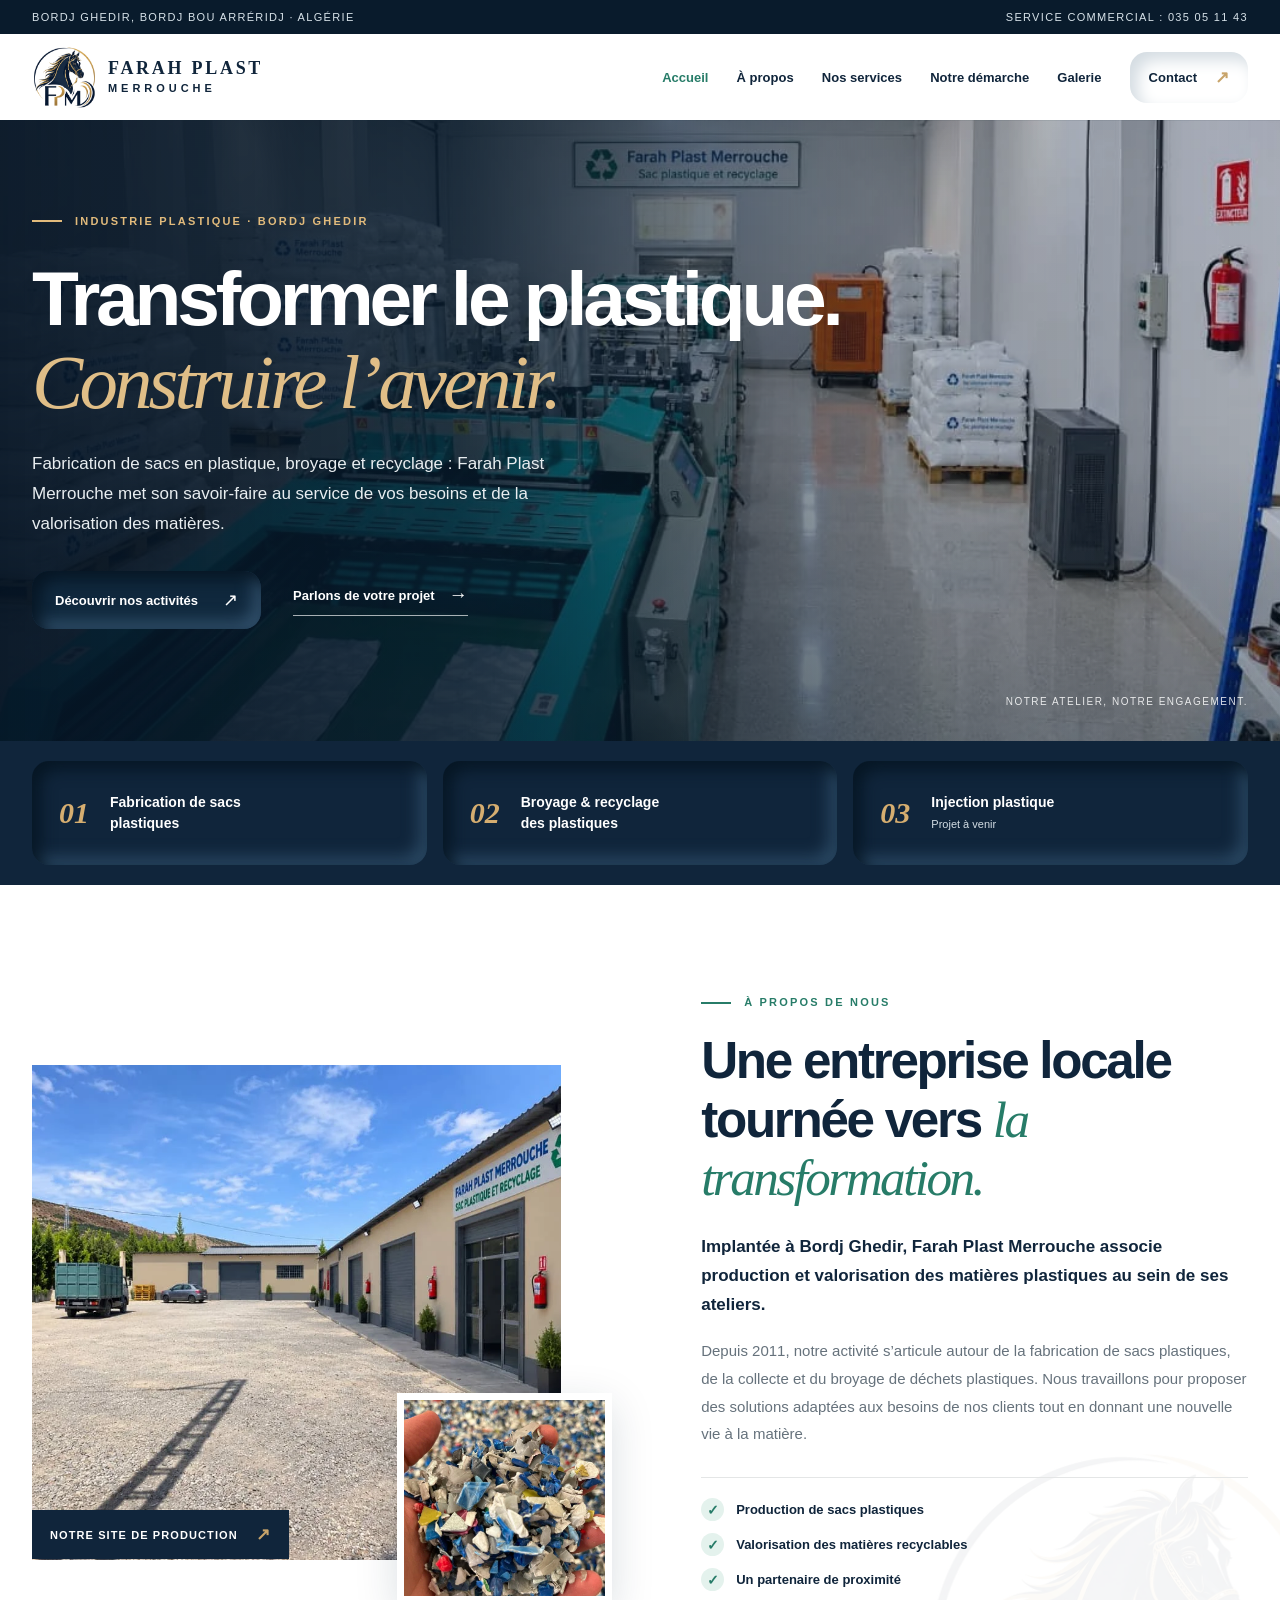
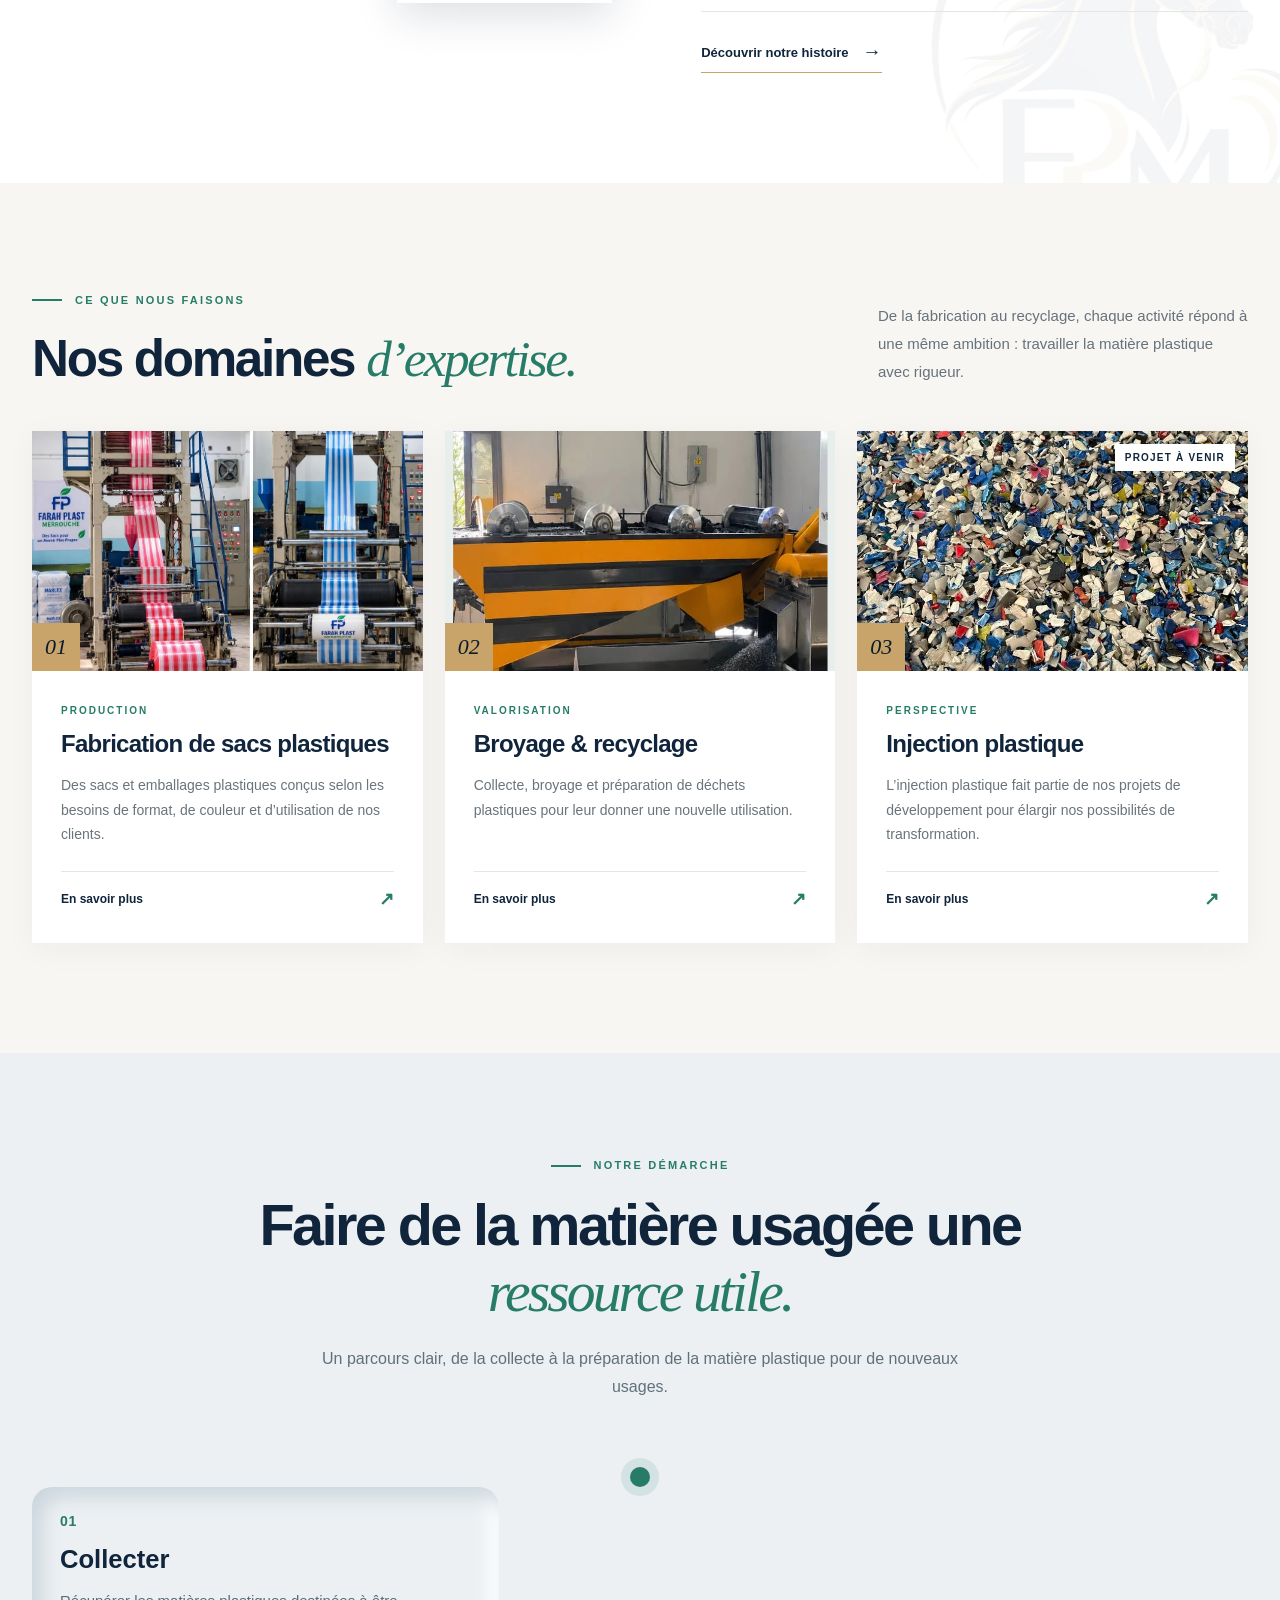
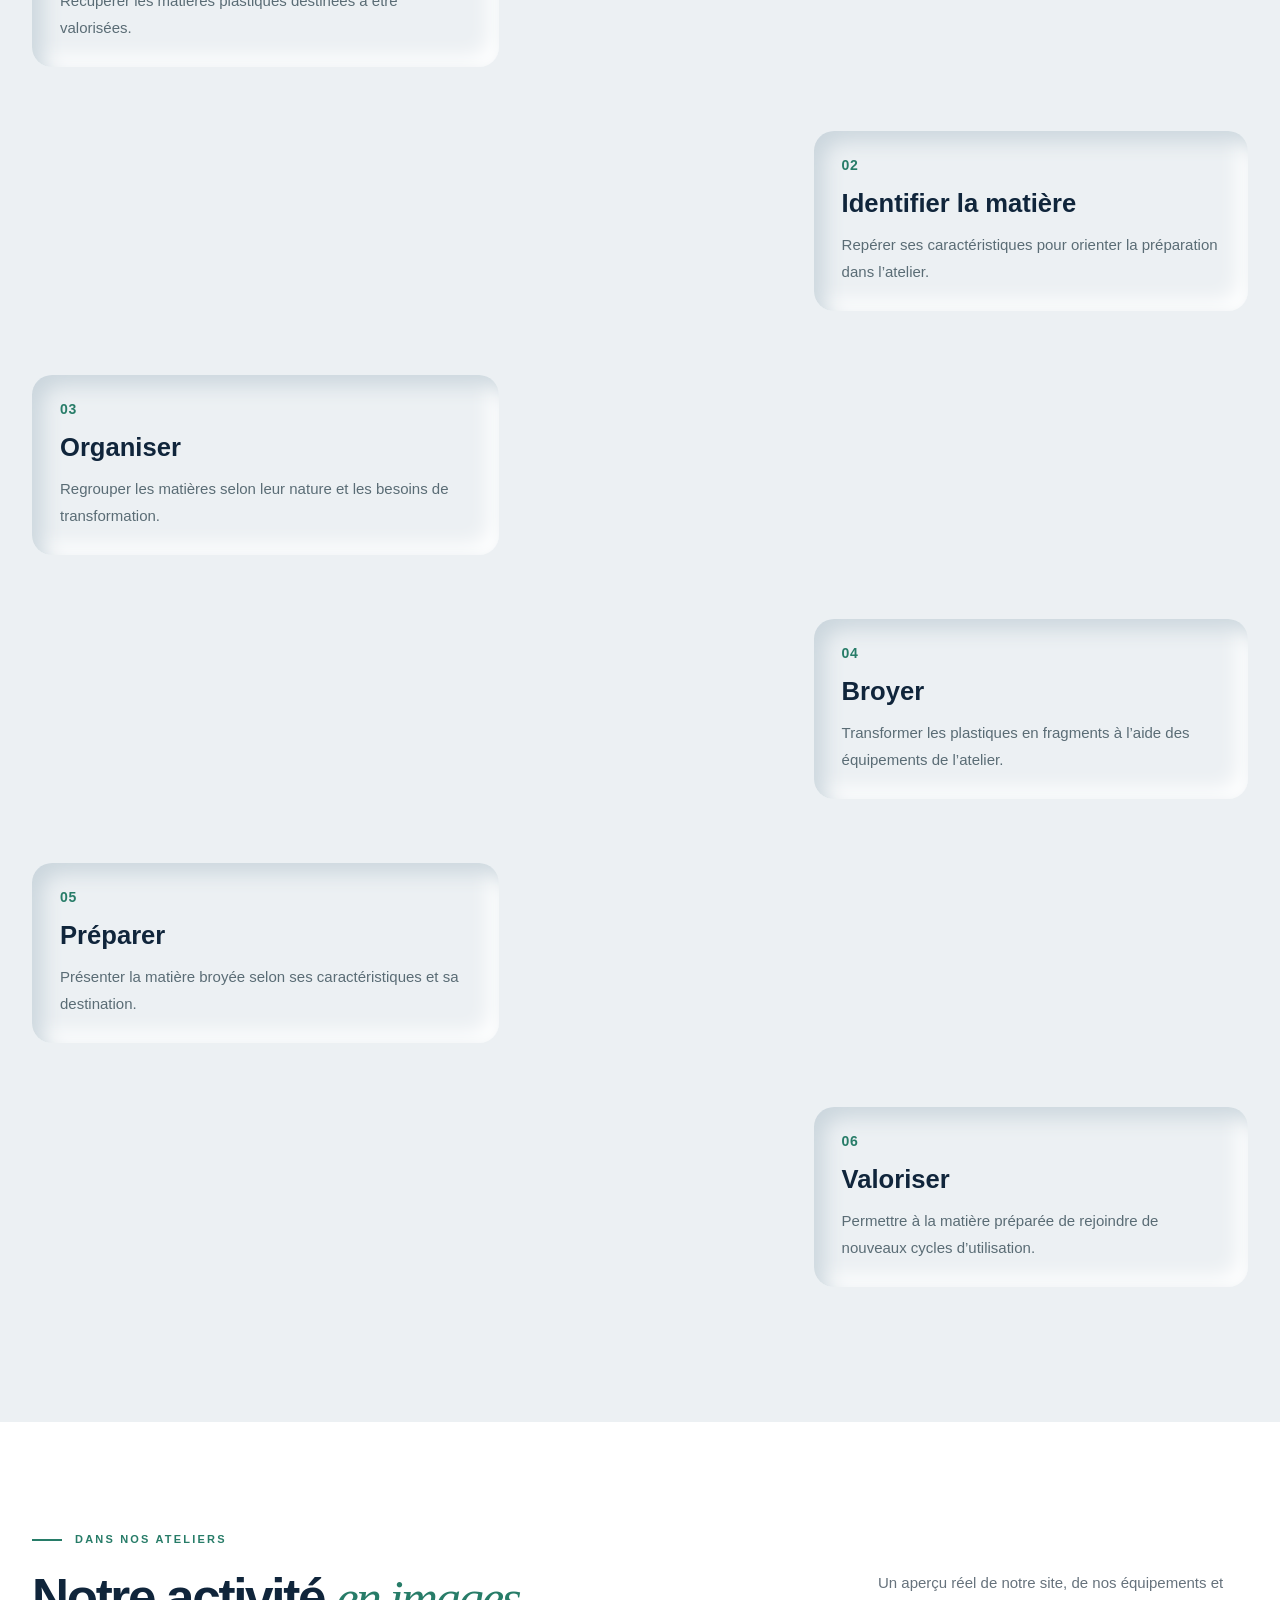
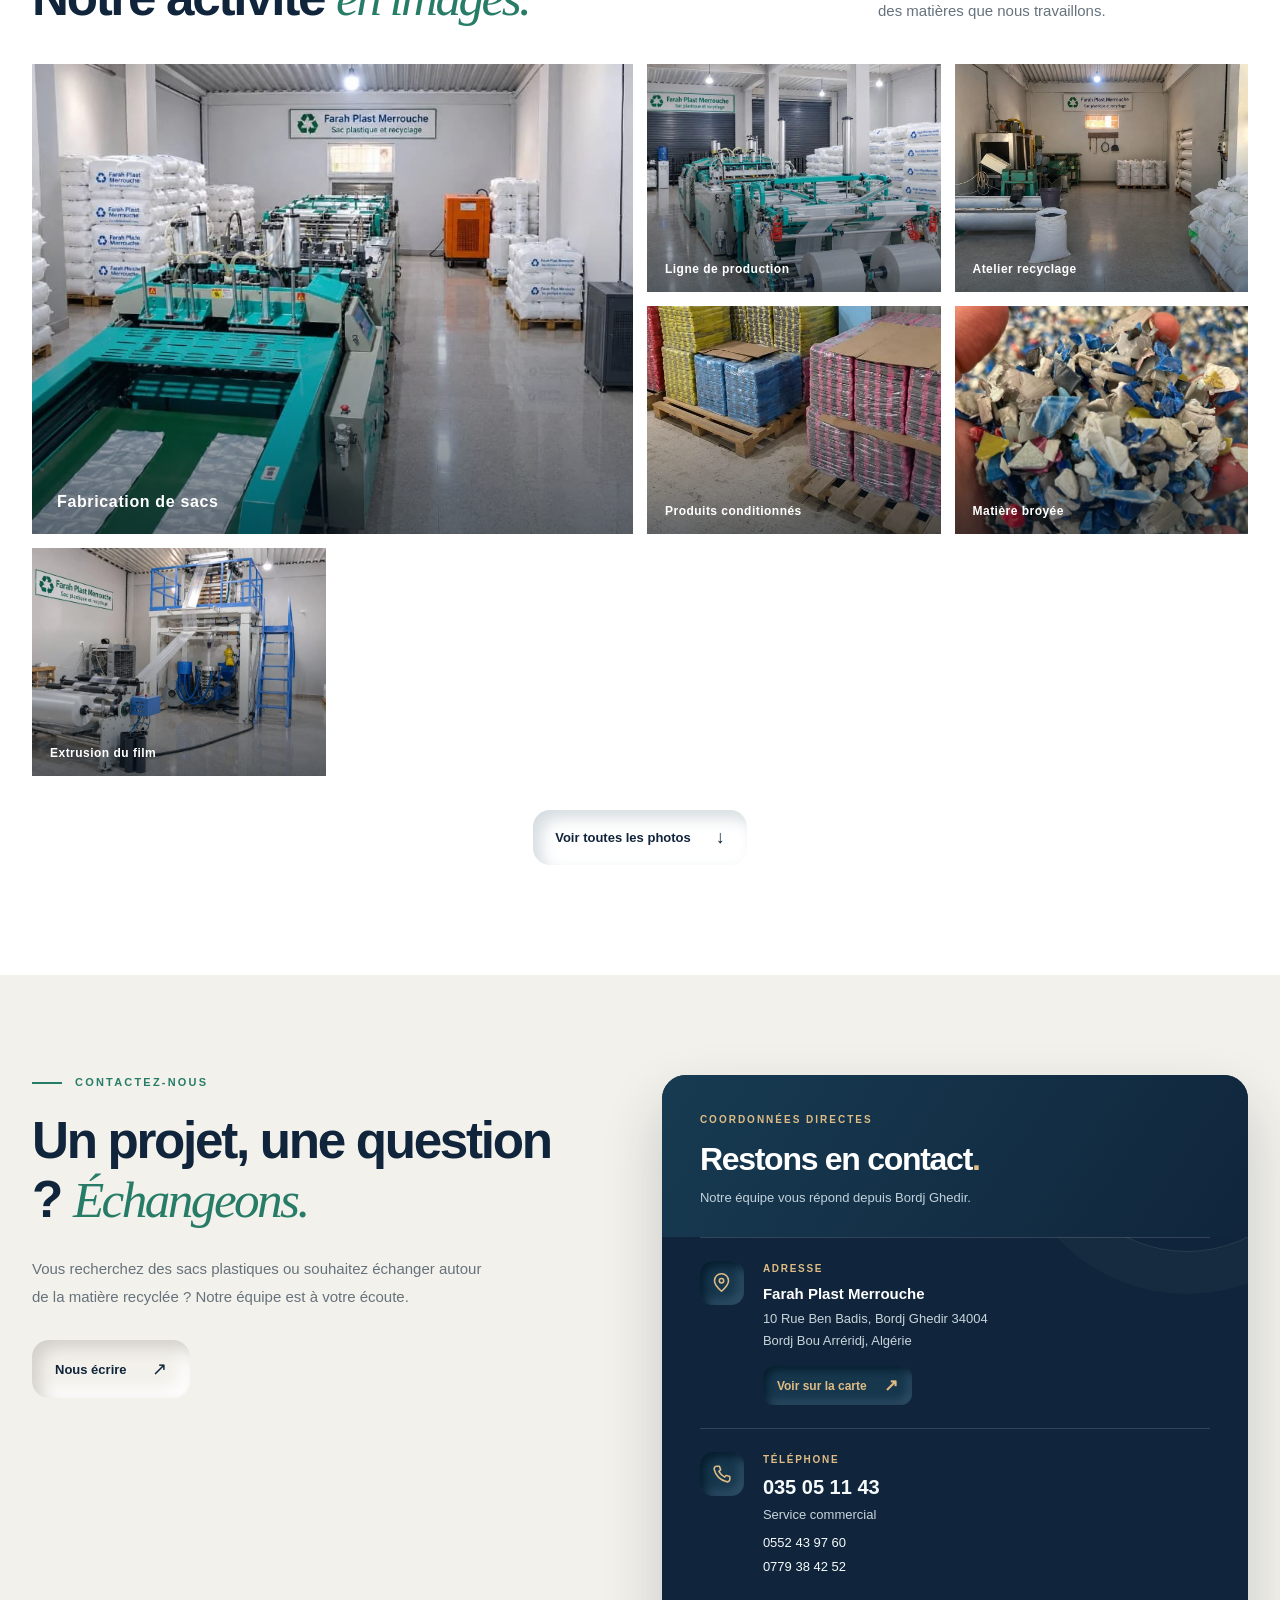
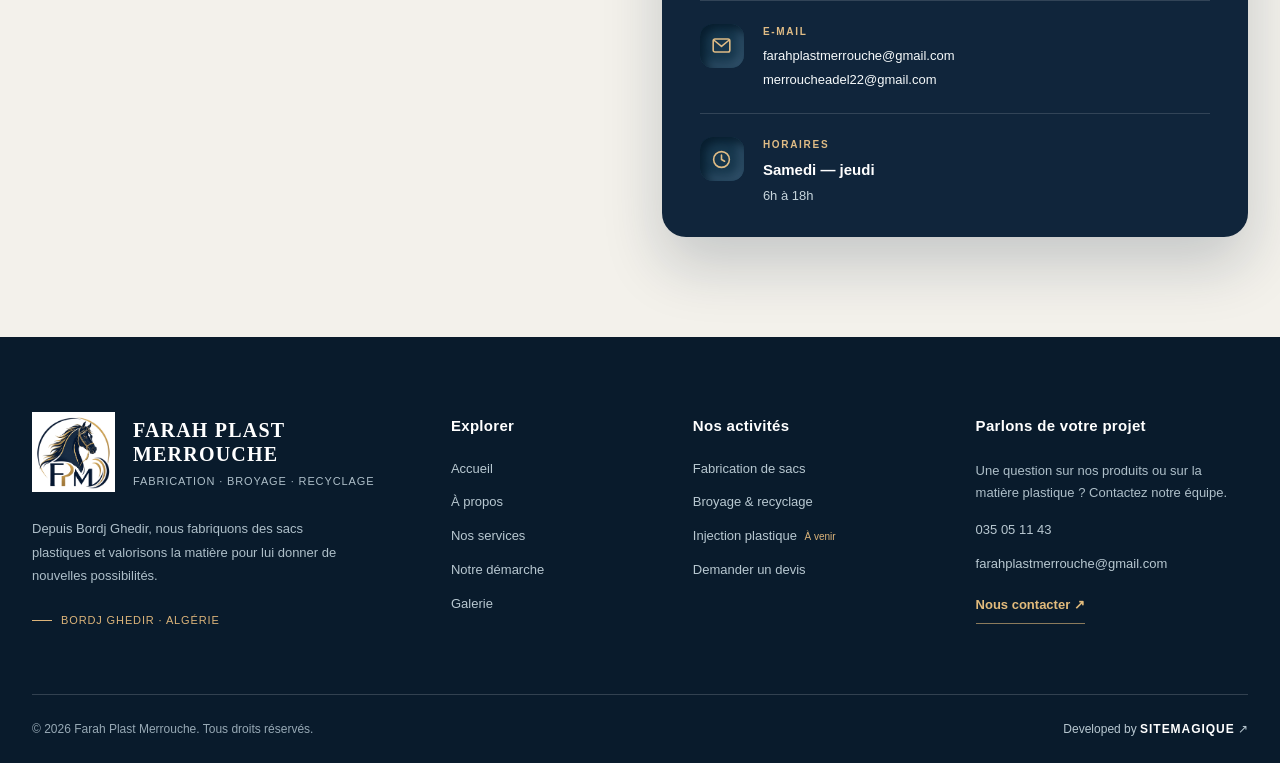
<file: index.html>
<!doctype html>
<html lang="fr">
  <head>
    <meta charset="UTF-8" />
    <meta name="viewport" content="width=device-width, initial-scale=1" />
    <meta name="theme-color" content="#10253b" />
    <meta name="description" content="Farah Plast Merrouche, à Bordj Ghedir : fabrication de sacs en plastique, broyage et recyclage de matières plastiques. Découvrez notre atelier et contactez-nous." />
    <title>Farah Plast Merrouche — Fabrication & recyclage plastique</title>
    <link rel="icon" type="image/png" href="assets/favicon.png" />
    <link rel="preload" as="image" href="assets/ligne-sacs.webp" />
    <link rel="stylesheet" href="styles.css?v=5" />
  </head>
  <body>
    <a class="skip-link" href="#contenu">Aller au contenu</a>

    <div class="topbar">
      <div class="container topbar-inner">
        <span>Bordj Ghedir, Bordj Bou Arréridj · Algérie</span>
        <a href="tel:+21335051143">Service commercial : 035 05 11 43</a>
      </div>
    </div>

    <header class="site-header" id="accueil">
      <div class="container header-inner">
        <a class="brand" href="index.html" aria-label="Farah Plast Merrouche, retour à l'accueil">
          <img src="assets/logo-mark.png" alt="" width="66" height="62" />
          <span class="brand-copy"><strong>FARAH PLAST</strong><span>MERROUCHE</span></span>
        </a>
        <button class="menu-toggle" type="button" aria-expanded="false" aria-controls="main-nav" aria-label="Ouvrir le menu">
          <span></span><span></span><span></span>
        </button>
        <nav class="main-nav" id="main-nav" aria-label="Navigation principale">
          <a href="index.html" aria-current="page">Accueil</a>
          <a href="apropos.html">À propos</a>
          <a href="services.html">Nos services</a>
          <a href="demarche.html">Notre démarche</a>
          <a href="galerie.html">Galerie</a>
          <a class="nav-contact" href="contact.html">Contact <span aria-hidden="true">↗</span></a>
        </nav>
      </div>
    </header>

    <main id="contenu">
      <section class="hero" aria-labelledby="hero-title">
        <div class="hero-image" role="img" aria-label="Ligne de fabrication de sacs plastiques dans l'atelier Farah Plast Merrouche"></div>
        <div class="hero-shade"></div>
        <div class="container hero-content">
          <div class="eyebrow eyebrow-light"><span class="eyebrow-line"></span> INDUSTRIE PLASTIQUE · BORDJ GHEDIR</div>
          <h1 id="hero-title">Transformer le plastique.<br /><em>Construire l’avenir.</em></h1>
          <p>Fabrication de sacs en plastique, broyage et recyclage : Farah Plast Merrouche met son savoir-faire au service de vos besoins et de la valorisation des matières.</p>
          <div class="hero-actions">
            <a class="button button-gold" href="services.html">Découvrir nos activités <span aria-hidden="true">↗</span></a>
            <a class="text-link text-link-light" href="contact.html">Parlons de votre projet <span aria-hidden="true">→</span></a>
          </div>
        </div>
        <div class="hero-caption">Notre atelier, notre engagement.</div>
      </section>

      <section class="activity-strip" aria-label="Nos domaines d'activité">
        <div class="container activity-grid">
          <a class="activity-card" href="services.html#fabrication"><span class="activity-number">01</span><span>Fabrication de sacs<br />plastiques</span></a>
          <a class="activity-card" href="services.html#recyclage"><span class="activity-number">02</span><span>Broyage & recyclage<br />des plastiques</span></a>
          <a class="activity-card" href="services.html#injection"><span class="activity-number">03</span><span>Injection plastique<br /><small>Projet à venir</small></span></a>
        </div>
      </section>

      <section class="section about" id="apropos" aria-labelledby="about-title">
        <img class="about-watermark" src="assets/logo-transparent.png" alt="" loading="lazy" />
        <div class="container about-grid">
          <div class="about-media">
            <img class="about-main-image" src="assets/exterieur.webp" alt="Site de production Farah Plast Merrouche à Bordj Ghedir" loading="lazy" />
            <div class="about-inset"><img src="assets/matiere-broyee.webp" alt="Matière plastique broyée prête à être valorisée" loading="lazy" /></div>
            <div class="image-tag">Notre site de production <span>↗</span></div>
          </div>
          <div class="about-copy">
            <div class="eyebrow"><span class="eyebrow-line"></span> À PROPOS DE NOUS</div>
            <h2 id="about-title">Une entreprise locale tournée vers <em>la transformation.</em></h2>
            <p class="lead">Implantée à Bordj Ghedir, Farah Plast Merrouche associe production et valorisation des matières plastiques au sein de ses ateliers.</p>
            <p>Depuis 2011, notre activité s’articule autour de la fabrication de sacs plastiques, de la collecte et du broyage de déchets plastiques. Nous travaillons pour proposer des solutions adaptées aux besoins de nos clients tout en donnant une nouvelle vie à la matière.</p>
            <div class="about-points">
              <div><span class="point-icon">✓</span><span>Production de sacs plastiques</span></div>
              <div><span class="point-icon">✓</span><span>Valorisation des matières recyclables</span></div>
              <div><span class="point-icon">✓</span><span>Un partenaire de proximité</span></div>
            </div>
            <a class="text-link" href="apropos.html">Découvrir notre histoire <span aria-hidden="true">→</span></a>
          </div>
        </div>
      </section>

      <section class="section services" id="services" aria-labelledby="services-title">
        <div class="container">
          <div class="section-heading">
            <div>
              <div class="eyebrow"><span class="eyebrow-line"></span> CE QUE NOUS FAISONS</div>
              <h2 id="services-title">Nos domaines <em>d’expertise.</em></h2>
            </div>
            <p>De la fabrication au recyclage, chaque activité répond à une même ambition : travailler la matière plastique avec rigueur.</p>
          </div>
          <div class="service-grid">
            <article class="service-card">
              <div class="service-image"><img src="assets/films-colores.webp" alt="Films plastiques colorés en cours de fabrication" loading="lazy" /><span class="service-num">01</span></div>
              <div class="service-body"><span class="service-kicker">PRODUCTION</span><h3>Fabrication de sacs plastiques</h3><p>Des sacs et emballages plastiques conçus selon les besoins de format, de couleur et d’utilisation de nos clients.</p><a href="services.html#fabrication">En savoir plus <span aria-hidden="true">↗</span></a></div>
            </article>
            <article class="service-card">
              <div class="service-image"><img src="assets/broyeur.webp" alt="Équipement de broyage du plastique dans l'atelier" loading="lazy" /><span class="service-num">02</span></div>
              <div class="service-body"><span class="service-kicker">VALORISATION</span><h3>Broyage & recyclage</h3><p>Collecte, broyage et préparation de déchets plastiques pour leur donner une nouvelle utilisation.</p><a href="services.html#recyclage">En savoir plus <span aria-hidden="true">↗</span></a></div>
            </article>
            <article class="service-card service-card-future">
              <div class="service-image"><img src="assets/paillettes-plastique.webp" alt="Paillettes de plastique multicolores issues du broyage" loading="lazy" /><span class="service-num">03</span><span class="future-badge">PROJET À VENIR</span></div>
              <div class="service-body"><span class="service-kicker">PERSPECTIVE</span><h3>Injection plastique</h3><p>L’injection plastique fait partie de nos projets de développement pour élargir nos possibilités de transformation.</p><a href="services.html#injection">En savoir plus <span aria-hidden="true">↗</span></a></div>
            </article>
          </div>
        </div>
      </section>

      <section class="roadmap-section" id="savoir-faire" aria-labelledby="process-title">
        <div class="container">
          <div class="roadmap-heading"><div class="eyebrow"><span class="eyebrow-line"></span> NOTRE DÉMARCHE</div><h2 id="process-title">Faire de la matière usagée une <em>ressource utile.</em></h2><p>Un parcours clair, de la collecte à la préparation de la matière plastique pour de nouveaux usages.</p></div>
          <div class="roadmap" data-roadmap>
            <div class="roadmap-line" aria-hidden="true"><span class="roadmap-ball"></span><svg viewBox="0 0 52 2047" fill="none"><path class="roadmap-path" d="M26 0V314C12 314 1 326 1 339C1 352 11 364 26 364C41 364 51 353 51 339C51 325 28 318 26 339V636V654.5C13.5 654.5 1 664 1 679C1 694 12 703 26 703C40 703 50.5 692.5 50.5 679C49.2307 664.367 26 660 26 679V979V994.5C13.5 994.5 0.999993 1003.5 1 1019C1.00001 1034.5 12.3457 1044.15 26 1043.5C36.5163 1043 50.4852 1035.18 50.5 1019C50.5148 1002.82 28.4963 1000.64 26 1019V1327C26 1327 26 1333.7 26 1338C13 1338 1 1348.5 1 1363C1 1377.5 13.5 1388 26 1388C38.5 1388 50.9422 1381.19 51 1363C51.0578 1344.81 26 1346 26 1363C26 1380 26 1670 26 1670V1678.5C12.5 1678.5 1 1687.5 1 1703C1 1718.5 14 1727.5 26 1727.5C38 1727.5 50.5 1719 50.5 1703C50.5 1687 26 1687 26 1703C26 1719 26 2049 26 2049" /></svg></div>
            <div class="roadmap-list">
              <article class="roadmap-step"><div class="roadmap-card"><span>01</span><h3>Collecter</h3><p>Récupérer les matières plastiques destinées à être valorisées.</p></div></article>
              <article class="roadmap-step"><div class="roadmap-card"><span>02</span><h3>Identifier la matière</h3><p>Repérer ses caractéristiques pour orienter la préparation dans l’atelier.</p></div></article>
              <article class="roadmap-step"><div class="roadmap-card"><span>03</span><h3>Organiser</h3><p>Regrouper les matières selon leur nature et les besoins de transformation.</p></div></article>
              <article class="roadmap-step"><div class="roadmap-card"><span>04</span><h3>Broyer</h3><p>Transformer les plastiques en fragments à l’aide des équipements de l’atelier.</p></div></article>
              <article class="roadmap-step"><div class="roadmap-card"><span>05</span><h3>Préparer</h3><p>Présenter la matière broyée selon ses caractéristiques et sa destination.</p></div></article>
              <article class="roadmap-step"><div class="roadmap-card"><span>06</span><h3>Valoriser</h3><p>Permettre à la matière préparée de rejoindre de nouveaux cycles d’utilisation.</p></div></article>
            </div>
          </div>
        </div>
      </section>

      <section class="section gallery" id="galerie" aria-labelledby="gallery-title">
        <div class="container">
          <div class="section-heading gallery-heading">
            <div><div class="eyebrow"><span class="eyebrow-line"></span> DANS NOS ATELIERS</div><h2 id="gallery-title">Notre activité <em>en images.</em></h2></div>
            <p>Un aperçu réel de notre site, de nos équipements et des matières que nous travaillons.</p>
          </div>
          <div class="gallery-grid">
            <figure class="gallery-item gallery-featured"><img src="assets/ligne-sacs.webp" alt="Ligne de fabrication de sacs dans l'atelier" loading="lazy" /><figcaption>Fabrication de sacs</figcaption></figure>
            <figure class="gallery-item"><img src="assets/rouleaux-film.webp" alt="Rouleaux de film plastique sur la ligne de production" loading="lazy" /><figcaption>Ligne de production</figcaption></figure>
            <figure class="gallery-item"><img src="assets/atelier-recyclage.webp" alt="Atelier de recyclage et matières conditionnées" loading="lazy" /><figcaption>Atelier recyclage</figcaption></figure>
            <figure class="gallery-item"><img src="assets/sacs-conditionnes.webp" alt="Sacs plastiques colorés conditionnés sur palettes" loading="lazy" /><figcaption>Produits conditionnés</figcaption></figure>
            <figure class="gallery-item"><img src="assets/matiere-broyee.webp" alt="Gros plan sur des fragments de plastique broyé" loading="lazy" /><figcaption>Matière broyée</figcaption></figure>
            <figure class="gallery-item"><img src="assets/extrusion-film.webp" alt="Machine d'extrusion de film plastique" loading="lazy" /><figcaption>Extrusion du film</figcaption></figure>
            <figure class="gallery-item gallery-extra" hidden><img src="assets/stock-matieres.webp" alt="Stock de matières plastiques dans l'atelier" loading="lazy" /><figcaption>Stock de matières</figcaption></figure>
            <figure class="gallery-item gallery-extra" hidden><img src="assets/atelier-recyclage-2.webp" alt="Espace de recyclage et sacs de matière" loading="lazy" /><figcaption>Recyclage</figcaption></figure>
            <figure class="gallery-item gallery-extra" hidden><img src="assets/valorisation-plastique.webp" alt="Étapes de valorisation du plastique en images" loading="lazy" /><figcaption>Valorisation</figcaption></figure>
            <figure class="gallery-item gallery-extra" hidden><img src="assets/fabrication-et-recyclage.webp" alt="Différentes activités de fabrication et de recyclage" loading="lazy" /><figcaption>Nos activités</figcaption></figure>
            <figure class="gallery-item gallery-extra" hidden><img src="assets/films-colores.webp" alt="Lignes de film plastique rouge et bleu" loading="lazy" /><figcaption>Films plastiques</figcaption></figure>
            <figure class="gallery-item gallery-extra" hidden><img src="assets/paillettes-plastique.webp" alt="Fragments multicolores de plastique broyé" loading="lazy" /><figcaption>Fragments plastiques</figcaption></figure>
            <figure class="gallery-item gallery-extra" hidden><img src="assets/broyeur.webp" alt="Broyeur de plastique industriel" loading="lazy" /><figcaption>Équipement de broyage</figcaption></figure>
            <figure class="gallery-item gallery-extra" hidden><img src="assets/camion.webp" alt="Camion sur le site Farah Plast Merrouche" loading="lazy" /><figcaption>Logistique</figcaption></figure>
            <figure class="gallery-item gallery-extra" hidden><img src="assets/utilitaires.webp" alt="Véhicules de l'entreprise" loading="lazy" /><figcaption>Nos véhicules</figcaption></figure>
            <figure class="gallery-item gallery-extra" hidden><img src="assets/operateur-recyclage.webp" alt="Opérateur au poste de broyage" loading="lazy" /><figcaption>Dans l'atelier</figcaption></figure>
            <figure class="gallery-item gallery-extra" hidden><img src="assets/matiere-broyee.webp" alt="Morceaux de plastique broyé tenus en main" loading="lazy" /><figcaption>Matière recyclée</figcaption></figure>
          </div>
          <button class="gallery-more" type="button" aria-expanded="false">Voir toutes les photos <span aria-hidden="true">↓</span></button>
        </div>
      </section>

      <section class="contact" id="contact" aria-labelledby="contact-title">
        <div class="container contact-grid">
          <div class="contact-intro">
            <div class="eyebrow"><span class="eyebrow-line"></span> CONTACTEZ-NOUS</div>
            <h2 id="contact-title">Un projet, une question ? <em>Échangeons.</em></h2>
            <p>Vous recherchez des sacs plastiques ou souhaitez échanger autour de la matière recyclée ? Notre équipe est à votre écoute.</p>
            <a class="button button-dark" href="contact.html">Nous écrire <span aria-hidden="true">↗</span></a>
          </div>
          <aside class="contact-home-card" aria-label="Coordonnées de Farah Plast Merrouche">
            <div class="contact-home-head"><span>COORDONNÉES DIRECTES</span><h3>Restons en contact<span aria-hidden="true">.</span></h3><p>Notre équipe vous répond depuis Bordj Ghedir.</p></div>
            <div class="contact-home-facts">
              <div class="contact-home-fact"><div class="contact-icon"><svg viewBox="0 0 24 24" fill="none" stroke="currentColor" stroke-width="1.8" stroke-linecap="round" stroke-linejoin="round" aria-hidden="true"><path d="M20 10c0 5-8 12-8 12S4 15 4 10a8 8 0 1 1 16 0Z"/><circle cx="12" cy="10" r="2.5"/></svg></div><div><span class="contact-home-label">ADRESSE</span><strong>Farah Plast Merrouche</strong><p>10 Rue Ben Badis, Bordj Ghedir 34004<br />Bordj Bou Arréridj, Algérie</p><a class="contact-home-map" href="https://www.google.com/maps/search/?api=1&amp;query=Farah+Plast+Merrouche+Bordj+Ghedir" target="_blank" rel="noopener noreferrer">Voir sur la carte <span aria-hidden="true">↗</span></a></div></div>
              <div class="contact-home-fact"><div class="contact-icon"><svg viewBox="0 0 24 24" fill="none" stroke="currentColor" stroke-width="1.8" stroke-linecap="round" stroke-linejoin="round" aria-hidden="true"><path d="M6.6 2.5h3l1.4 4.2-2 1.6a16 16 0 0 0 6.7 6.7l1.6-2 4.2 1.4v3a3 3 0 0 1-3.3 3A18.5 18.5 0 0 1 3.6 5.8a3 3 0 0 1 3-3.3Z"/></svg></div><div><span class="contact-home-label">TÉLÉPHONE</span><a class="contact-home-primary" href="tel:+21335051143">035 05 11 43</a><p>Service commercial</p><div class="contact-home-secondary"><a href="tel:+213552439760">0552 43 97 60</a><a href="tel:+213779384252">0779 38 42 52</a></div></div></div>
              <div class="contact-home-fact"><div class="contact-icon"><svg viewBox="0 0 24 24" fill="none" stroke="currentColor" stroke-width="1.8" stroke-linecap="round" stroke-linejoin="round" aria-hidden="true"><rect x="2.5" y="4.5" width="19" height="15" rx="2"/><path d="m3.5 6 8.5 7 8.5-7"/></svg></div><div><span class="contact-home-label">E-MAIL</span><div class="contact-home-secondary"><a href="mailto:farahplastmerrouche@gmail.com">farahplastmerrouche@gmail.com</a><a href="mailto:merroucheadel22@gmail.com">merroucheadel22@gmail.com</a></div></div></div>
              <div class="contact-home-fact"><div class="contact-icon"><svg viewBox="0 0 24 24" fill="none" stroke="currentColor" stroke-width="1.8" stroke-linecap="round" stroke-linejoin="round" aria-hidden="true"><circle cx="12" cy="12" r="9"/><path d="M12 7v5l3.5 2"/></svg></div><div><span class="contact-home-label">HORAIRES</span><strong>Samedi — jeudi</strong><p>6h à 18h</p></div></div>
            </div>
          </aside>
        </div>
      </section>
    </main>

    <footer class="footer">
      <div class="container footer-main">
        <div class="footer-about"><div class="footer-brand"><img src="assets/logo-mark.png" alt="" width="80" height="76" /><div><strong>FARAH PLAST<br />MERROUCHE</strong><span>Fabrication · Broyage · Recyclage</span></div></div><p>Depuis Bordj Ghedir, nous fabriquons des sacs plastiques et valorisons la matière pour lui donner de nouvelles possibilités.</p><span class="footer-location">Bordj Ghedir · Algérie</span></div>
        <div class="footer-column"><h2>Explorer</h2><a href="index.html">Accueil</a><a href="apropos.html">À propos</a><a href="services.html">Nos services</a><a href="demarche.html">Notre démarche</a><a href="galerie.html">Galerie</a></div>
        <div class="footer-column"><h2>Nos activités</h2><a href="services.html#fabrication">Fabrication de sacs</a><a href="services.html#recyclage">Broyage & recyclage</a><a href="services.html#injection">Injection plastique <small>À venir</small></a><a href="contact.html">Demander un devis</a></div>
        <div class="footer-column footer-contact"><h2>Parlons de votre projet</h2><p>Une question sur nos produits ou sur la matière plastique ? Contactez notre équipe.</p><a href="tel:+21335051143">035 05 11 43</a><a href="mailto:farahplastmerrouche@gmail.com">farahplastmerrouche@gmail.com</a><a class="footer-cta" href="contact.html">Nous contacter ↗</a></div>
      </div>
      <div class="container footer-bottom"><span>© <span id="year">2026</span> Farah Plast Merrouche. Tous droits réservés.</span><a href="https://sitemagique.com" target="_blank" rel="noopener noreferrer">Developed by <strong>SITEMAGIQUE</strong> ↗</a></div>
    </footer>
    <script src="script.js?v=3" defer></script>
  </body>
</html>
</file>
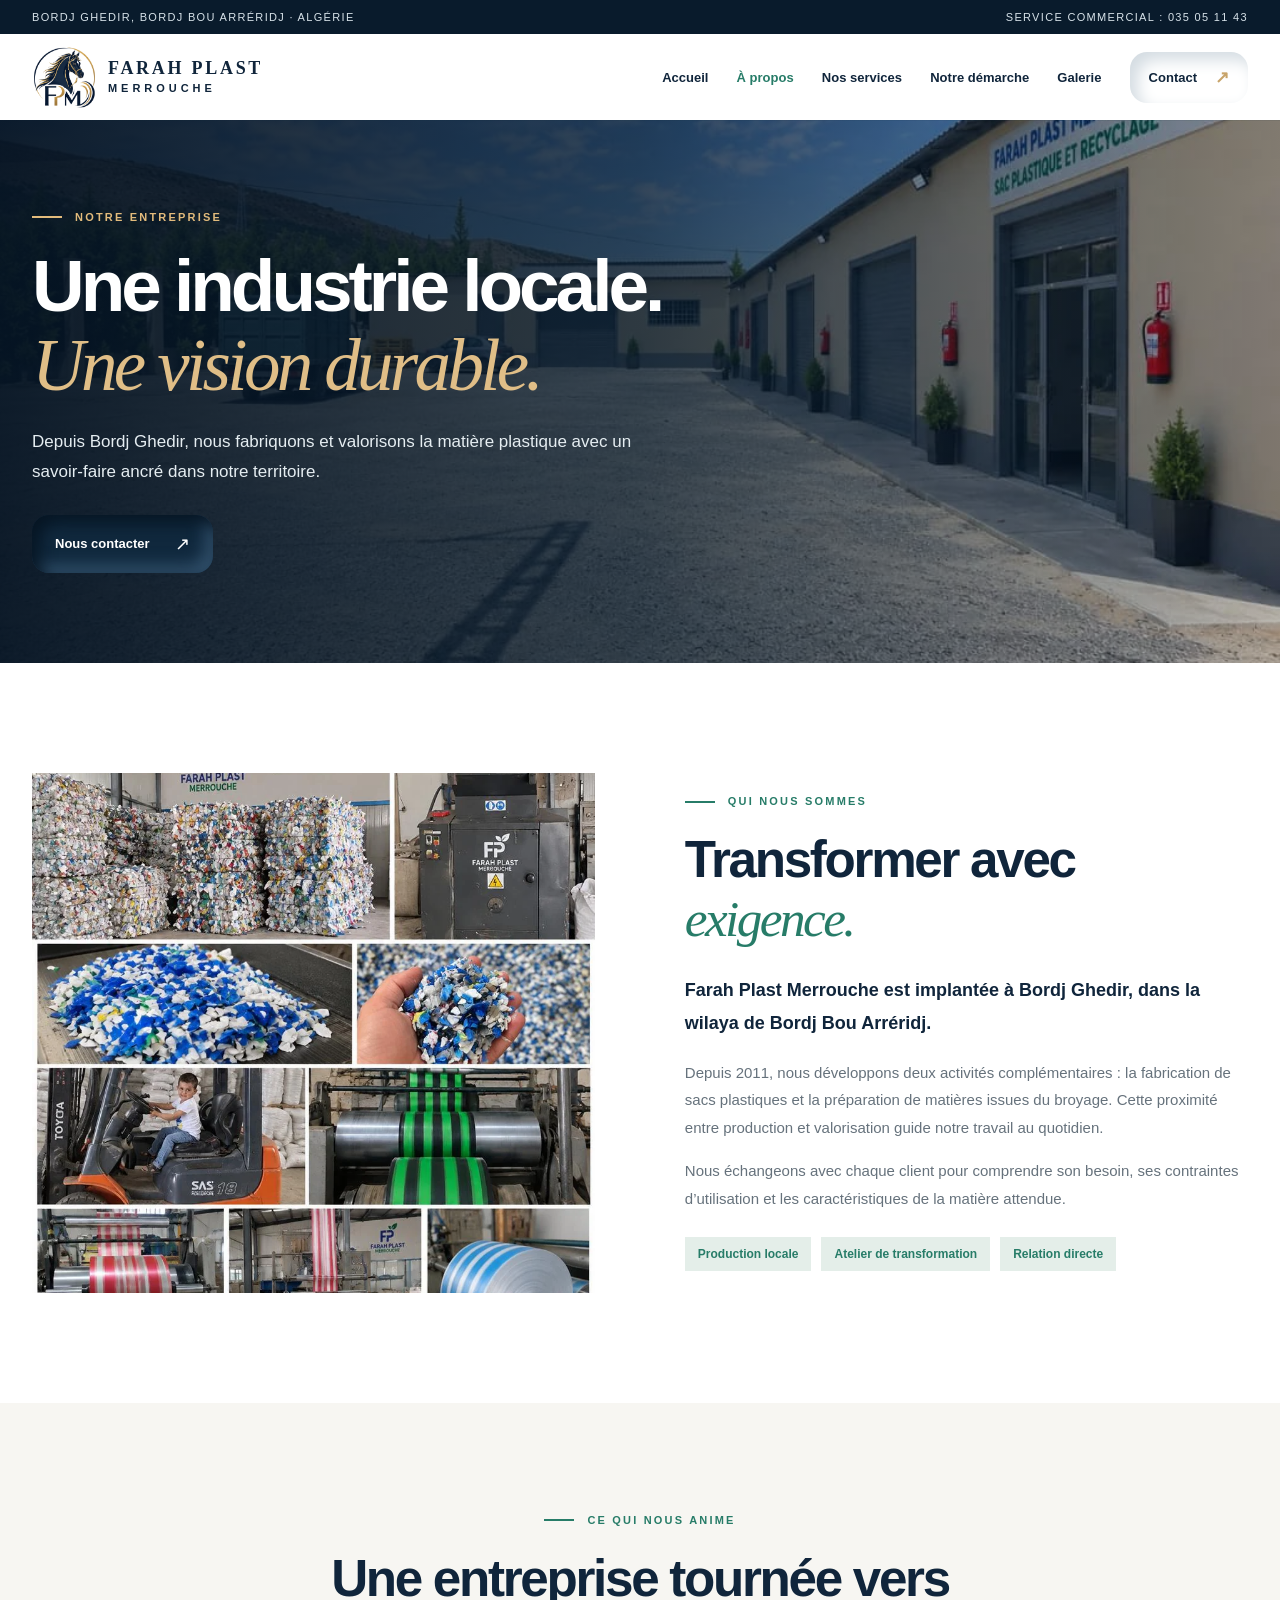
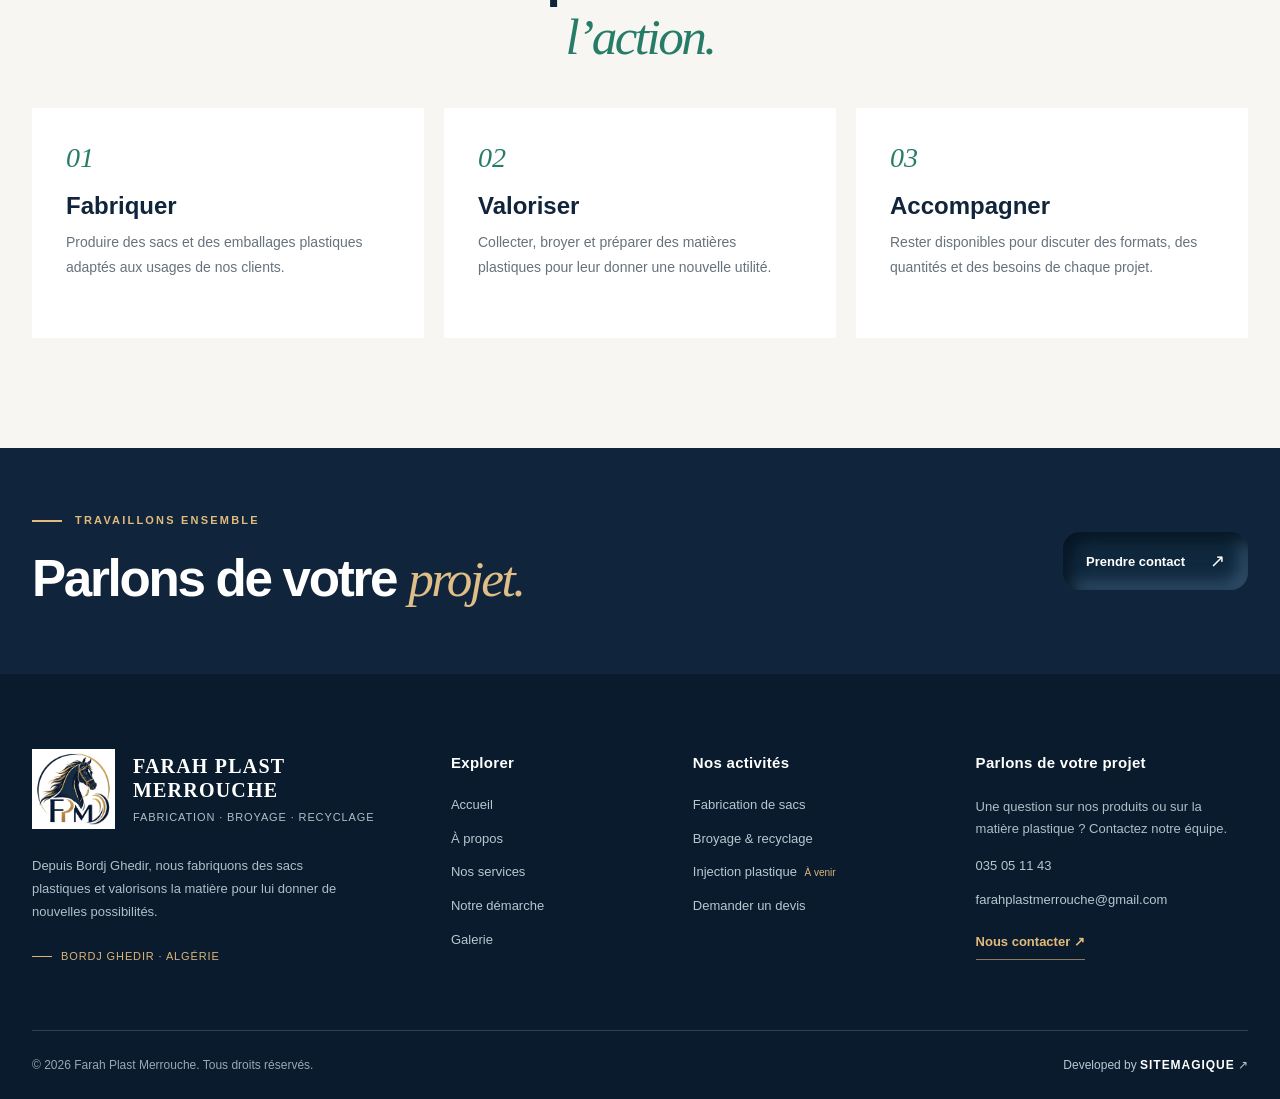
<file: apropos.html>
<!doctype html>
<html lang="fr">
<head>
  <meta charset="UTF-8" />
  <meta name="viewport" content="width=device-width, initial-scale=1" />
  <meta name="theme-color" content="#10253b" />
  <meta name="description" content="Découvrez Farah Plast Merrouche, entreprise de fabrication et de valorisation plastique à Bordj Ghedir depuis 2011." />
  <title>À propos — Farah Plast Merrouche</title>
  <link rel="icon" type="image/png" href="assets/favicon.png" />
  <link rel="stylesheet" href="styles.css?v=3" />
</head>
<body>
  <a class="skip-link" href="#contenu">Aller au contenu</a>
  <div class="topbar"><div class="container topbar-inner"><span>Bordj Ghedir, Bordj Bou Arréridj · Algérie</span><a href="tel:+21335051143">Service commercial : 035 05 11 43</a></div></div>
  <header class="site-header">
    <div class="container header-inner">
      <a class="brand" href="index.html" aria-label="Farah Plast Merrouche, retour à l'accueil"><img src="assets/logo-mark.png" alt="" width="66" height="62" /><span class="brand-copy"><strong>FARAH PLAST</strong><span>MERROUCHE</span></span></a>
      <button class="menu-toggle" type="button" aria-expanded="false" aria-controls="main-nav" aria-label="Ouvrir le menu"><span></span><span></span><span></span></button>
      <nav class="main-nav" id="main-nav" aria-label="Navigation principale"><a href="index.html">Accueil</a><a href="apropos.html" aria-current="page">À propos</a><a href="services.html">Nos services</a><a href="demarche.html">Notre démarche</a><a href="galerie.html">Galerie</a><a class="nav-contact" href="contact.html">Contact <span aria-hidden="true">↗</span></a></nav>
    </div>
  </header>
  <main id="contenu"><section class="page-hero" style="--page-image:url('assets/exterieur.webp')">
      <div class="container page-hero-inner">
        <div class="eyebrow eyebrow-light"><span class="eyebrow-line"></span>NOTRE ENTREPRISE</div>
        <h1>Une industrie locale.<br /><em>Une vision durable.</em></h1>
        <p>Depuis Bordj Ghedir, nous fabriquons et valorisons la matière plastique avec un savoir-faire ancré dans notre territoire.</p>
        <a class="button button-light" href="contact.html">Nous contacter <span aria-hidden="true">↗</span></a>
      </div>
    </section><section class="section"><div class="container feature-split">
  <div class="feature-media"><img src="assets/fabrication-et-recyclage.webp" alt="Fabrication et recyclage plastique dans les ateliers Farah Plast Merrouche" /></div>
  <div class="feature-copy"><div class="eyebrow"><span class="eyebrow-line"></span>QUI NOUS SOMMES</div><h2>Transformer avec <em>exigence.</em></h2>
    <p class="lead">Farah Plast Merrouche est implantée à Bordj Ghedir, dans la wilaya de Bordj Bou Arréridj.</p>
    <p>Depuis 2011, nous développons deux activités complémentaires : la fabrication de sacs plastiques et la préparation de matières issues du broyage. Cette proximité entre production et valorisation guide notre travail au quotidien.</p>
    <p>Nous échangeons avec chaque client pour comprendre son besoin, ses contraintes d’utilisation et les caractéristiques de la matière attendue.</p>
    <div class="check-list"><span>Production locale</span><span>Atelier de transformation</span><span>Relation directe</span></div>
  </div>
</div></section>
<section class="section section-tint"><div class="container"><div class="center-heading"><div class="eyebrow"><span class="eyebrow-line"></span>CE QUI NOUS ANIME</div><h2>Une entreprise tournée vers <em>l’action.</em></h2></div>
  <div class="info-grid"><article class="info-card"><span>01</span><h3>Fabriquer</h3><p>Produire des sacs et des emballages plastiques adaptés aux usages de nos clients.</p></article><article class="info-card"><span>02</span><h3>Valoriser</h3><p>Collecter, broyer et préparer des matières plastiques pour leur donner une nouvelle utilité.</p></article><article class="info-card"><span>03</span><h3>Accompagner</h3><p>Rester disponibles pour discuter des formats, des quantités et des besoins de chaque projet.</p></article></div>
</div></section>
<section class="cta-band"><div class="container cta-band-inner"><div><div class="eyebrow eyebrow-light"><span class="eyebrow-line"></span>TRAVAILLONS ENSEMBLE</div><h2>Parlons de votre <em>projet.</em></h2></div><a class="button button-on-dark" href="contact.html">Prendre contact <span aria-hidden="true">↗</span></a></div></section></main>
  <footer class="footer">
    <div class="container footer-main">
      <div class="footer-about"><div class="footer-brand"><img src="assets/logo-mark.png" alt="" width="80" height="76" /><div><strong>FARAH PLAST<br />MERROUCHE</strong><span>Fabrication · Broyage · Recyclage</span></div></div><p>Depuis Bordj Ghedir, nous fabriquons des sacs plastiques et valorisons la matière pour lui donner de nouvelles possibilités.</p><span class="footer-location">Bordj Ghedir · Algérie</span></div>
      <div class="footer-column"><h2>Explorer</h2><a href="index.html">Accueil</a><a href="apropos.html">À propos</a><a href="services.html">Nos services</a><a href="demarche.html">Notre démarche</a><a href="galerie.html">Galerie</a></div>
      <div class="footer-column"><h2>Nos activités</h2><a href="services.html#fabrication">Fabrication de sacs</a><a href="services.html#recyclage">Broyage & recyclage</a><a href="services.html#injection">Injection plastique <small>À venir</small></a><a href="contact.html">Demander un devis</a></div>
      <div class="footer-column footer-contact"><h2>Parlons de votre projet</h2><p>Une question sur nos produits ou sur la matière plastique ? Contactez notre équipe.</p><a href="tel:+21335051143">035 05 11 43</a><a href="mailto:farahplastmerrouche@gmail.com">farahplastmerrouche@gmail.com</a><a class="footer-cta" href="contact.html">Nous contacter ↗</a></div>
    </div>
    <div class="container footer-bottom"><span>© <span id="year">2026</span> Farah Plast Merrouche. Tous droits réservés.</span><a href="https://sitemagique.com" target="_blank" rel="noopener noreferrer">Developed by <strong>SITEMAGIQUE</strong> ↗</a></div>
  </footer>
  <script src="script.js?v=3" defer></script>
</body>
</html>
</file>
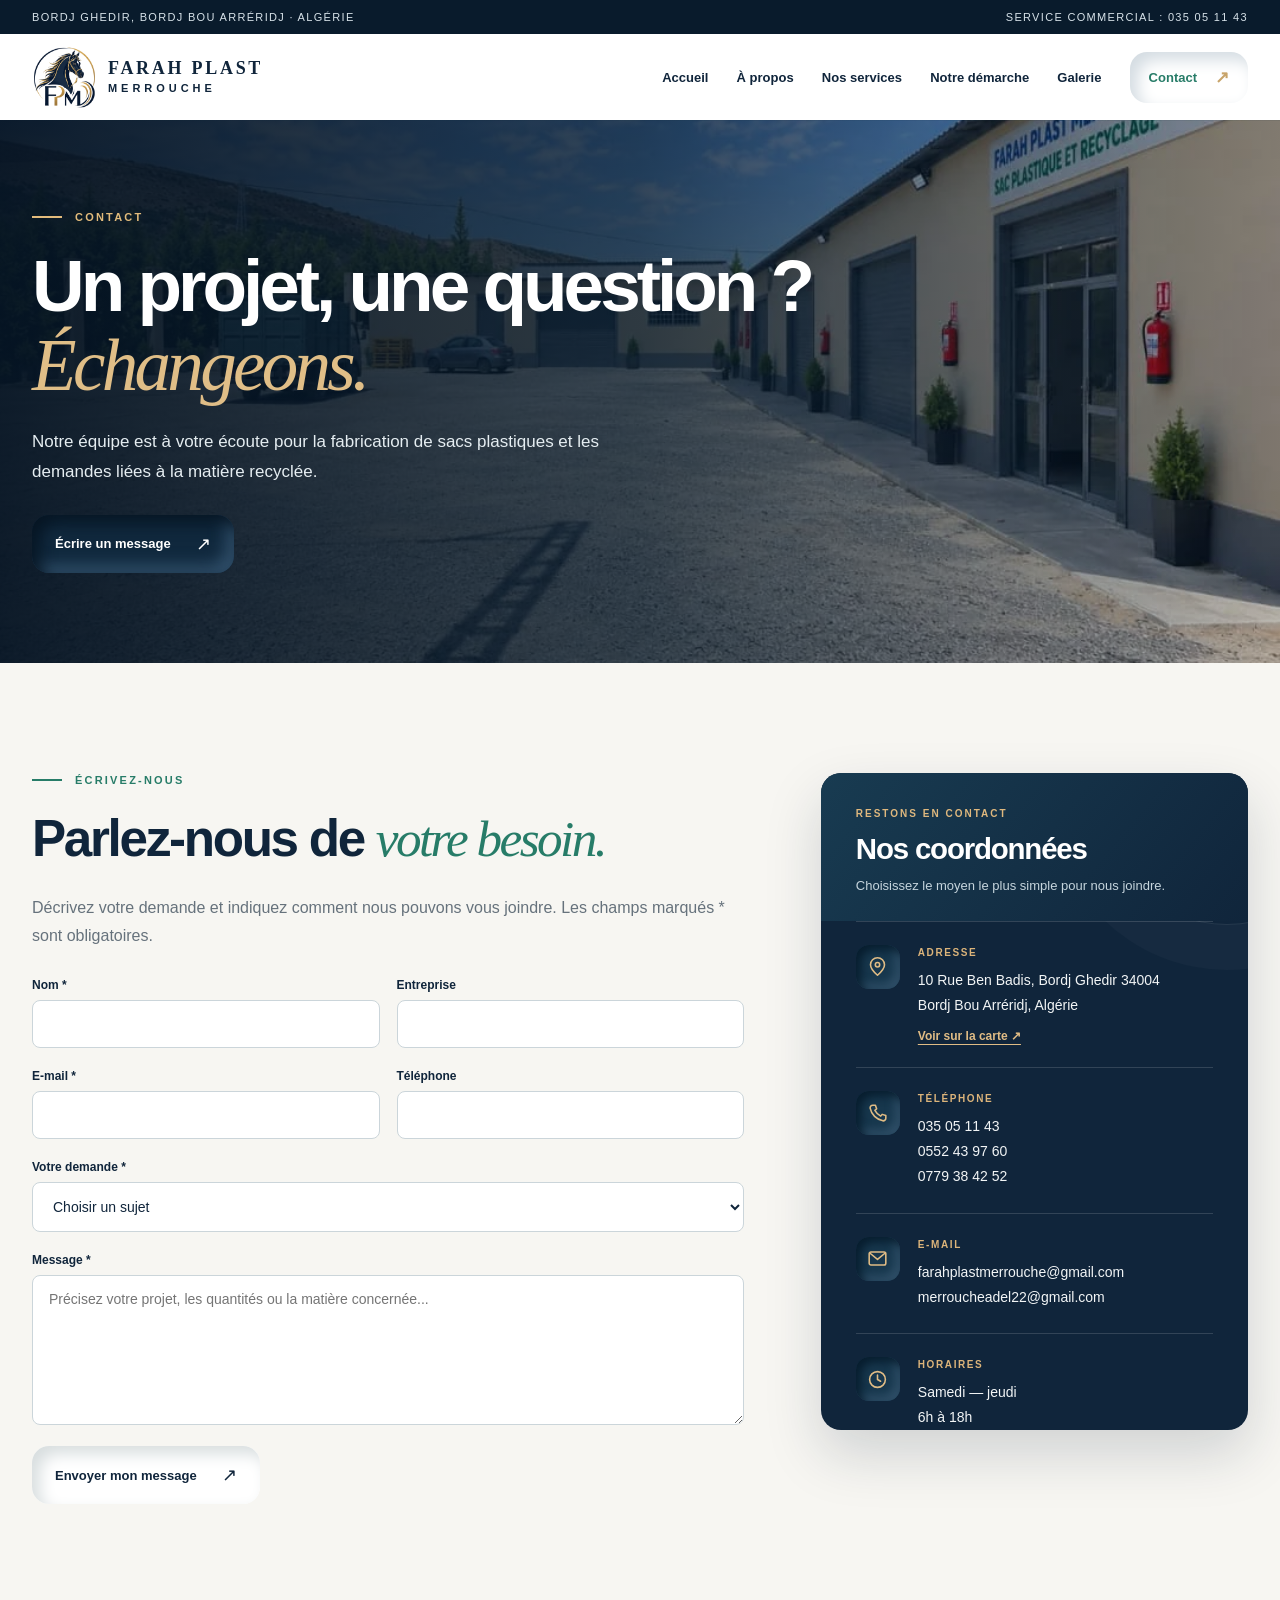
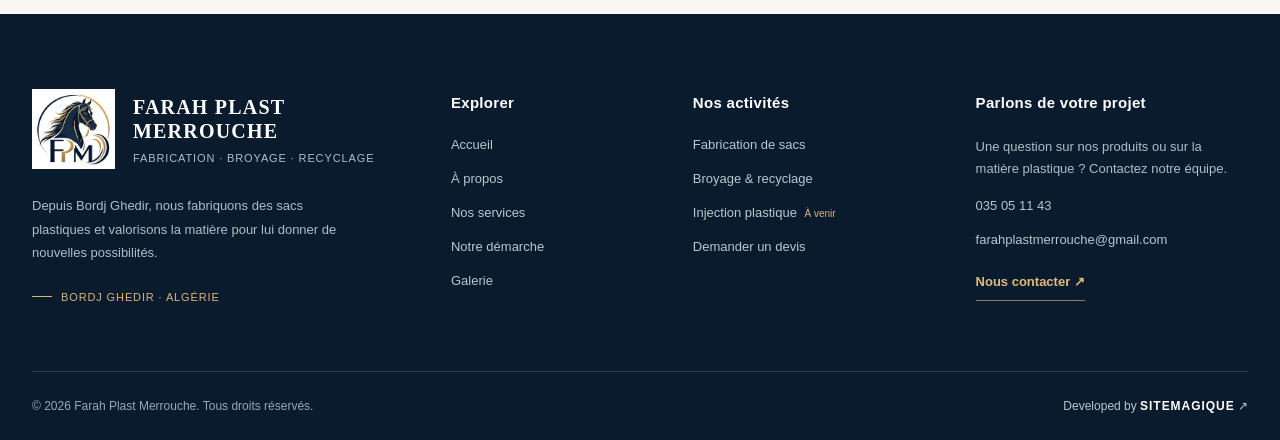
<file: contact.html>
<!doctype html>
<html lang="fr">
<head>
  <meta charset="UTF-8" />
  <meta name="viewport" content="width=device-width, initial-scale=1" />
  <meta name="theme-color" content="#10253b" />
  <meta name="description" content="Contactez Farah Plast Merrouche pour la fabrication de sacs plastiques ou la valorisation de matières plastiques." />
  <title>Contact — Farah Plast Merrouche</title>
  <link rel="icon" type="image/png" href="assets/favicon.png" />
  <link rel="stylesheet" href="styles.css?v=3" />
</head>
<body>
  <a class="skip-link" href="#contenu">Aller au contenu</a>
  <div class="topbar"><div class="container topbar-inner"><span>Bordj Ghedir, Bordj Bou Arréridj · Algérie</span><a href="tel:+21335051143">Service commercial : 035 05 11 43</a></div></div>
  <header class="site-header">
    <div class="container header-inner">
      <a class="brand" href="index.html" aria-label="Farah Plast Merrouche, retour à l'accueil"><img src="assets/logo-mark.png" alt="" width="66" height="62" /><span class="brand-copy"><strong>FARAH PLAST</strong><span>MERROUCHE</span></span></a>
      <button class="menu-toggle" type="button" aria-expanded="false" aria-controls="main-nav" aria-label="Ouvrir le menu"><span></span><span></span><span></span></button>
      <nav class="main-nav" id="main-nav" aria-label="Navigation principale"><a href="index.html">Accueil</a><a href="apropos.html">À propos</a><a href="services.html">Nos services</a><a href="demarche.html">Notre démarche</a><a href="galerie.html">Galerie</a><a class="nav-contact" href="contact.html" aria-current="page">Contact <span aria-hidden="true">↗</span></a></nav>
    </div>
  </header>
  <main id="contenu"><section class="page-hero" style="--page-image:url('assets/exterieur.webp')">
      <div class="container page-hero-inner">
        <div class="eyebrow eyebrow-light"><span class="eyebrow-line"></span>CONTACT</div>
        <h1>Un projet, une question ?<br /><em>Échangeons.</em></h1>
        <p>Notre équipe est à votre écoute pour la fabrication de sacs plastiques et les demandes liées à la matière recyclée.</p>
        <a class="button button-light" href="#formulaire">Écrire un message <span aria-hidden="true">↗</span></a>
      </div>
    </section><section class="section section-tint" id="formulaire"><div class="container contact-page-grid">
  <div class="contact-form-wrap"><div class="eyebrow"><span class="eyebrow-line"></span>ÉCRIVEZ-NOUS</div><h2>Parlez-nous de <em>votre besoin.</em></h2><p>Décrivez votre demande et indiquez comment nous pouvons vous joindre. Les champs marqués * sont obligatoires.</p>
    <form class="contact-form" action="https://formsubmit.co/farahplastmerrouche@gmail.com" method="POST">
      <input type="hidden" name="_subject" value="Nouvelle demande depuis le site Farah Plast Merrouche" />
      <input type="hidden" name="_next" value="https://farah-plast-merrouche.com/merci.html" />
      <input type="text" name="_honey" tabindex="-1" autocomplete="off" class="honeypot" aria-hidden="true" />
      <div class="form-row"><div class="form-field"><label for="nom">Nom *</label><input id="nom" name="nom" type="text" autocomplete="name" required maxlength="100" /></div><div class="form-field"><label for="entreprise">Entreprise</label><input id="entreprise" name="entreprise" type="text" autocomplete="organization" maxlength="120" /></div></div>
      <div class="form-row"><div class="form-field"><label for="email">E-mail *</label><input id="email" name="email" type="email" autocomplete="email" required maxlength="180" /></div><div class="form-field"><label for="telephone">Téléphone</label><input id="telephone" name="telephone" type="tel" autocomplete="tel" maxlength="30" /></div></div>
      <div class="form-field"><label for="sujet">Votre demande *</label><select id="sujet" name="sujet" required><option value="" selected disabled>Choisir un sujet</option><option>Fabrication de sacs plastiques</option><option>Broyage et recyclage</option><option>Autre demande</option></select></div>
      <div class="form-field"><label for="message">Message *</label><textarea id="message" name="message" rows="6" required minlength="10" maxlength="3000" placeholder="Précisez votre projet, les quantités ou la matière concernée..."></textarea></div>
      <button class="button button-dark" type="submit">Envoyer mon message <span aria-hidden="true">↗</span></button>
    </form>
  </div>
  <aside class="contact-page-aside">
    <div class="contact-aside-head"><span>RESTONS EN CONTACT</span><h3>Nos coordonnées</h3><p>Choisissez le moyen le plus simple pour nous joindre.</p></div>
    <div class="contact-fact"><div class="contact-icon"><svg viewBox="0 0 24 24" fill="none" stroke="currentColor" stroke-width="1.8" stroke-linecap="round" stroke-linejoin="round" aria-hidden="true"><path d="M20 10c0 5-8 12-8 12S4 15 4 10a8 8 0 1 1 16 0Z"/><circle cx="12" cy="10" r="2.5"/></svg></div><div><span>ADRESSE</span><p>10 Rue Ben Badis, Bordj Ghedir 34004<br />Bordj Bou Arréridj, Algérie</p><a class="contact-map-link" href="https://www.google.com/maps/search/?api=1&amp;query=Farah+Plast+Merrouche+Bordj+Ghedir" target="_blank" rel="noopener noreferrer">Voir sur la carte ↗</a></div></div>
    <div class="contact-fact"><div class="contact-icon"><svg viewBox="0 0 24 24" fill="none" stroke="currentColor" stroke-width="1.8" stroke-linecap="round" stroke-linejoin="round" aria-hidden="true"><path d="M6.6 2.5h3l1.4 4.2-2 1.6a16 16 0 0 0 6.7 6.7l1.6-2 4.2 1.4v3a3 3 0 0 1-3.3 3A18.5 18.5 0 0 1 3.6 5.8a3 3 0 0 1 3-3.3Z"/></svg></div><div><span>TÉLÉPHONE</span><p><a href="tel:+21335051143">035 05 11 43</a><br /><a href="tel:+213552439760">0552 43 97 60</a><br /><a href="tel:+213779384252">0779 38 42 52</a></p></div></div>
    <div class="contact-fact"><div class="contact-icon"><svg viewBox="0 0 24 24" fill="none" stroke="currentColor" stroke-width="1.8" stroke-linecap="round" stroke-linejoin="round" aria-hidden="true"><rect x="2.5" y="4.5" width="19" height="15" rx="2"/><path d="m3.5 6 8.5 7 8.5-7"/></svg></div><div><span>E-MAIL</span><p><a href="mailto:farahplastmerrouche@gmail.com">farahplastmerrouche@gmail.com</a><br /><a href="mailto:merroucheadel22@gmail.com">merroucheadel22@gmail.com</a></p></div></div>
    <div class="contact-fact"><div class="contact-icon"><svg viewBox="0 0 24 24" fill="none" stroke="currentColor" stroke-width="1.8" stroke-linecap="round" stroke-linejoin="round" aria-hidden="true"><circle cx="12" cy="12" r="9"/><path d="M12 7v5l3.5 2"/></svg></div><div><span>HORAIRES</span><p>Samedi — jeudi<br />6h à 18h</p></div></div>
  </aside>
</div></section></main>
  <footer class="footer">
    <div class="container footer-main">
      <div class="footer-about"><div class="footer-brand"><img src="assets/logo-mark.png" alt="" width="80" height="76" /><div><strong>FARAH PLAST<br />MERROUCHE</strong><span>Fabrication · Broyage · Recyclage</span></div></div><p>Depuis Bordj Ghedir, nous fabriquons des sacs plastiques et valorisons la matière pour lui donner de nouvelles possibilités.</p><span class="footer-location">Bordj Ghedir · Algérie</span></div>
      <div class="footer-column"><h2>Explorer</h2><a href="index.html">Accueil</a><a href="apropos.html">À propos</a><a href="services.html">Nos services</a><a href="demarche.html">Notre démarche</a><a href="galerie.html">Galerie</a></div>
      <div class="footer-column"><h2>Nos activités</h2><a href="services.html#fabrication">Fabrication de sacs</a><a href="services.html#recyclage">Broyage & recyclage</a><a href="services.html#injection">Injection plastique <small>À venir</small></a><a href="contact.html">Demander un devis</a></div>
      <div class="footer-column footer-contact"><h2>Parlons de votre projet</h2><p>Une question sur nos produits ou sur la matière plastique ? Contactez notre équipe.</p><a href="tel:+21335051143">035 05 11 43</a><a href="mailto:farahplastmerrouche@gmail.com">farahplastmerrouche@gmail.com</a><a class="footer-cta" href="contact.html">Nous contacter ↗</a></div>
    </div>
    <div class="container footer-bottom"><span>© <span id="year">2026</span> Farah Plast Merrouche. Tous droits réservés.</span><a href="https://sitemagique.com" target="_blank" rel="noopener noreferrer">Developed by <strong>SITEMAGIQUE</strong> ↗</a></div>
  </footer>
  <script src="script.js?v=3" defer></script>
</body>
</html>
</file>
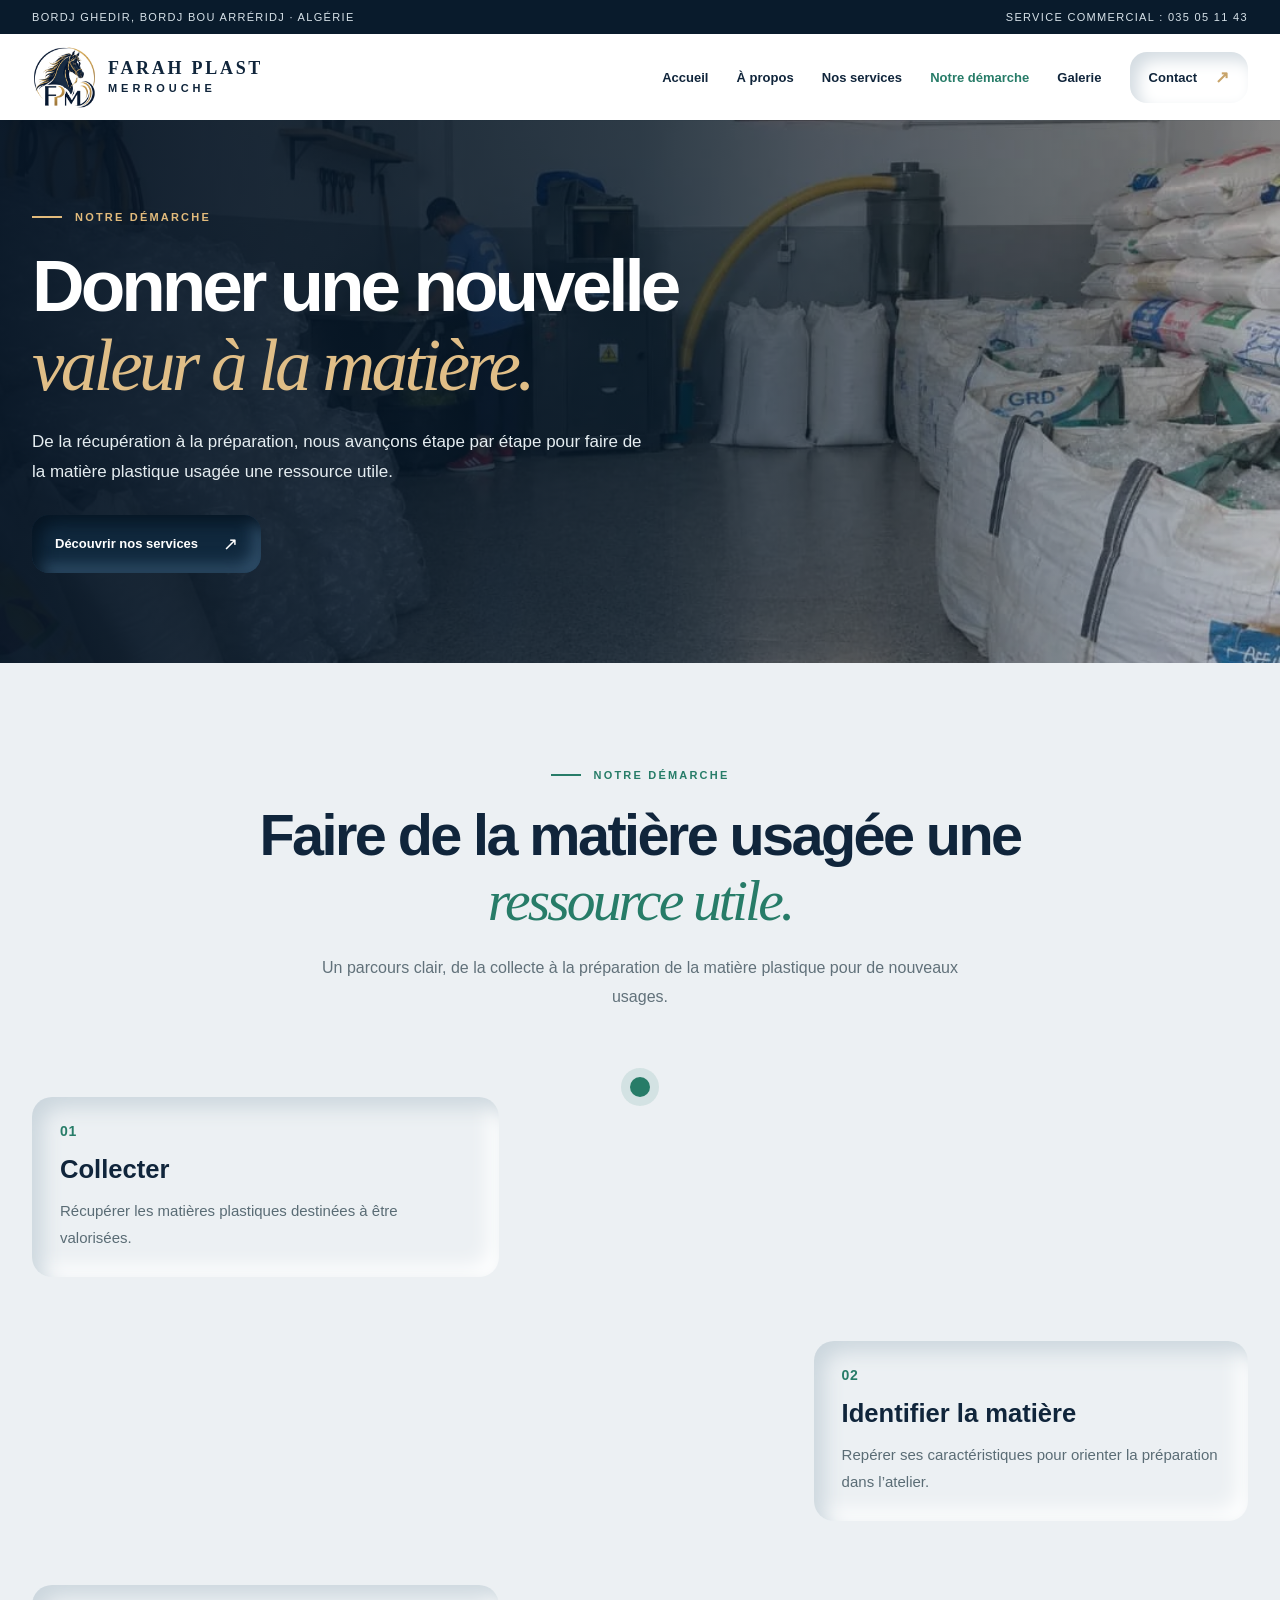
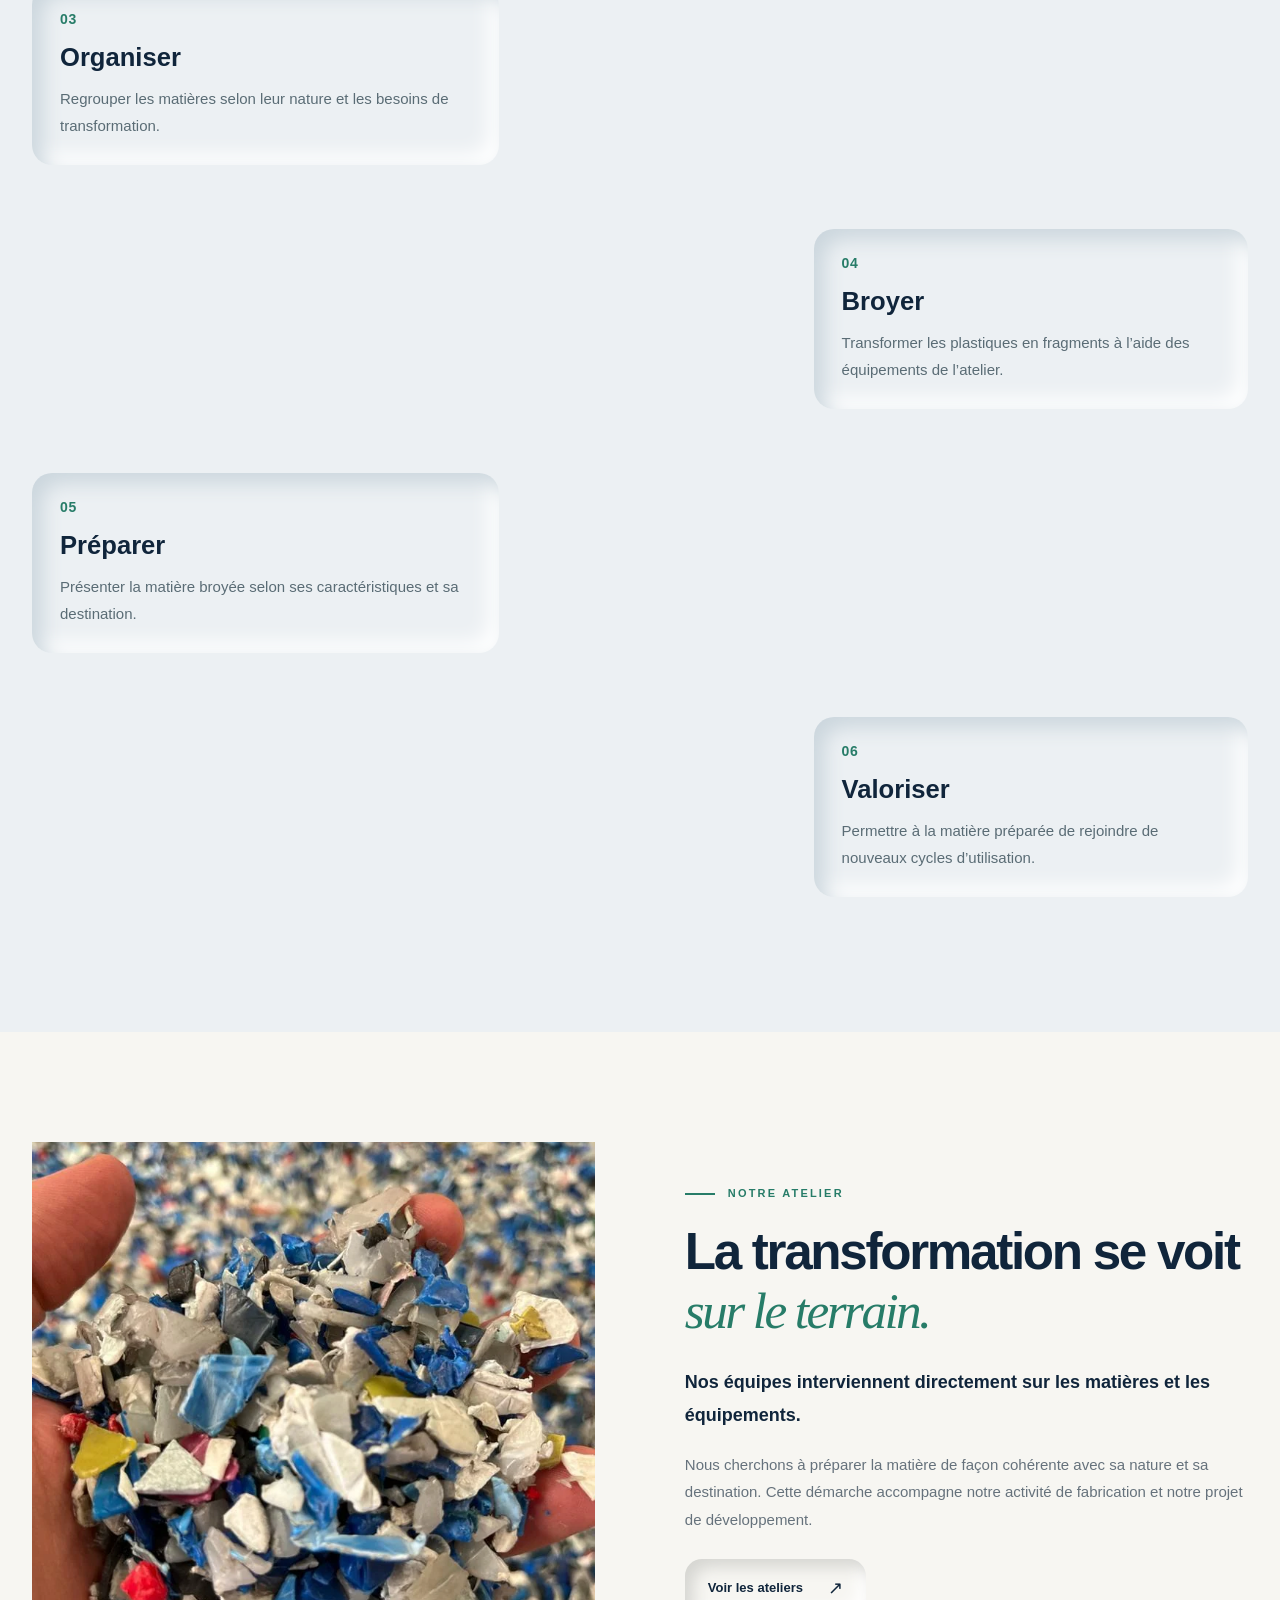
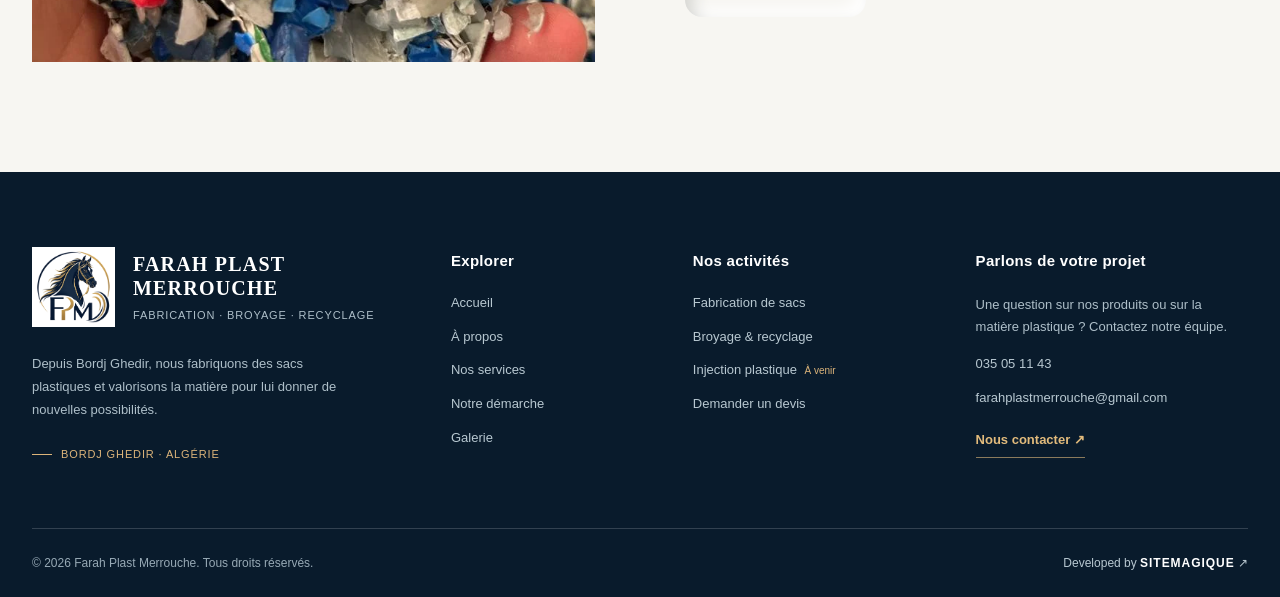
<file: demarche.html>
<!doctype html>
<html lang="fr">
<head>
  <meta charset="UTF-8" />
  <meta name="viewport" content="width=device-width, initial-scale=1" />
  <meta name="theme-color" content="#10253b" />
  <meta name="description" content="De la collecte à la valorisation : découvrez la démarche de Farah Plast Merrouche autour des matières plastiques." />
  <title>Notre démarche — Farah Plast Merrouche</title>
  <link rel="icon" type="image/png" href="assets/favicon.png" />
  <link rel="stylesheet" href="styles.css?v=3" />
</head>
<body>
  <a class="skip-link" href="#contenu">Aller au contenu</a>
  <div class="topbar"><div class="container topbar-inner"><span>Bordj Ghedir, Bordj Bou Arréridj · Algérie</span><a href="tel:+21335051143">Service commercial : 035 05 11 43</a></div></div>
  <header class="site-header">
    <div class="container header-inner">
      <a class="brand" href="index.html" aria-label="Farah Plast Merrouche, retour à l'accueil"><img src="assets/logo-mark.png" alt="" width="66" height="62" /><span class="brand-copy"><strong>FARAH PLAST</strong><span>MERROUCHE</span></span></a>
      <button class="menu-toggle" type="button" aria-expanded="false" aria-controls="main-nav" aria-label="Ouvrir le menu"><span></span><span></span><span></span></button>
      <nav class="main-nav" id="main-nav" aria-label="Navigation principale"><a href="index.html">Accueil</a><a href="apropos.html">À propos</a><a href="services.html">Nos services</a><a href="demarche.html" aria-current="page">Notre démarche</a><a href="galerie.html">Galerie</a><a class="nav-contact" href="contact.html">Contact <span aria-hidden="true">↗</span></a></nav>
    </div>
  </header>
  <main id="contenu"><section class="page-hero" style="--page-image:url('assets/operateur-recyclage.webp')">
      <div class="container page-hero-inner">
        <div class="eyebrow eyebrow-light"><span class="eyebrow-line"></span>NOTRE DÉMARCHE</div>
        <h1>Donner une nouvelle<br /><em>valeur à la matière.</em></h1>
        <p>De la récupération à la préparation, nous avançons étape par étape pour faire de la matière plastique usagée une ressource utile.</p>
        <a class="button button-light" href="services.html">Découvrir nos services <span aria-hidden="true">↗</span></a>
      </div>
    </section><section class="roadmap-section" aria-labelledby="roadmap-page-title"><div class="container"><div class="roadmap-heading"><div class="eyebrow"><span class="eyebrow-line"></span>NOTRE DÉMARCHE</div><h2 id="roadmap-page-title">Faire de la matière usagée une <em>ressource utile.</em></h2><p>Un parcours clair, de la collecte à la préparation de la matière plastique pour de nouveaux usages.</p></div><div class="roadmap" data-roadmap><div class="roadmap-line" aria-hidden="true"><span class="roadmap-ball"></span><svg viewBox="0 0 52 2047" fill="none"><path class="roadmap-path" d="M26 0V314C12 314 1 326 1 339C1 352 11 364 26 364C41 364 51 353 51 339C51 325 28 318 26 339V636V654.5C13.5 654.5 1 664 1 679C1 694 12 703 26 703C40 703 50.5 692.5 50.5 679C49.2307 664.367 26 660 26 679V979V994.5C13.5 994.5 0.999993 1003.5 1 1019C1.00001 1034.5 12.3457 1044.15 26 1043.5C36.5163 1043 50.4852 1035.18 50.5 1019C50.5148 1002.82 28.4963 1000.64 26 1019V1327C26 1327 26 1333.7 26 1338C13 1338 1 1348.5 1 1363C1 1377.5 13.5 1388 26 1388C38.5 1388 50.9422 1381.19 51 1363C51.0578 1344.81 26 1346 26 1363C26 1380 26 1670 26 1670V1678.5C12.5 1678.5 1 1687.5 1 1703C1 1718.5 14 1727.5 26 1727.5C38 1727.5 50.5 1719 50.5 1703C50.5 1687 26 1687 26 1703C26 1719 26 2049 26 2049" /></svg></div><div class="roadmap-list"><article class="roadmap-step"><div class="roadmap-card"><span>01</span><h3>Collecter</h3><p>Récupérer les matières plastiques destinées à être valorisées.</p></div></article><article class="roadmap-step"><div class="roadmap-card"><span>02</span><h3>Identifier la matière</h3><p>Repérer ses caractéristiques pour orienter la préparation dans l’atelier.</p></div></article><article class="roadmap-step"><div class="roadmap-card"><span>03</span><h3>Organiser</h3><p>Regrouper les matières selon leur nature et les besoins de transformation.</p></div></article><article class="roadmap-step"><div class="roadmap-card"><span>04</span><h3>Broyer</h3><p>Transformer les plastiques en fragments à l’aide des équipements de l’atelier.</p></div></article><article class="roadmap-step"><div class="roadmap-card"><span>05</span><h3>Préparer</h3><p>Présenter la matière broyée selon ses caractéristiques et sa destination.</p></div></article><article class="roadmap-step"><div class="roadmap-card"><span>06</span><h3>Valoriser</h3><p>Permettre à la matière préparée de rejoindre de nouveaux cycles d’utilisation.</p></div></article></div></div></div></section>
<section class="section section-tint"><div class="container feature-split"><div class="feature-media"><img src="assets/matiere-broyee.webp" alt="Matière plastique broyée dans l'atelier" /></div><div class="feature-copy"><div class="eyebrow"><span class="eyebrow-line"></span>NOTRE ATELIER</div><h2>La transformation se voit <em>sur le terrain.</em></h2><p class="lead">Nos équipes interviennent directement sur les matières et les équipements.</p><p>Nous cherchons à préparer la matière de façon cohérente avec sa nature et sa destination. Cette démarche accompagne notre activité de fabrication et notre projet de développement.</p><a class="button button-light" href="galerie.html">Voir les ateliers <span aria-hidden="true">↗</span></a></div></div></section></main>
  <footer class="footer">
    <div class="container footer-main">
      <div class="footer-about"><div class="footer-brand"><img src="assets/logo-mark.png" alt="" width="80" height="76" /><div><strong>FARAH PLAST<br />MERROUCHE</strong><span>Fabrication · Broyage · Recyclage</span></div></div><p>Depuis Bordj Ghedir, nous fabriquons des sacs plastiques et valorisons la matière pour lui donner de nouvelles possibilités.</p><span class="footer-location">Bordj Ghedir · Algérie</span></div>
      <div class="footer-column"><h2>Explorer</h2><a href="index.html">Accueil</a><a href="apropos.html">À propos</a><a href="services.html">Nos services</a><a href="demarche.html">Notre démarche</a><a href="galerie.html">Galerie</a></div>
      <div class="footer-column"><h2>Nos activités</h2><a href="services.html#fabrication">Fabrication de sacs</a><a href="services.html#recyclage">Broyage & recyclage</a><a href="services.html#injection">Injection plastique <small>À venir</small></a><a href="contact.html">Demander un devis</a></div>
      <div class="footer-column footer-contact"><h2>Parlons de votre projet</h2><p>Une question sur nos produits ou sur la matière plastique ? Contactez notre équipe.</p><a href="tel:+21335051143">035 05 11 43</a><a href="mailto:farahplastmerrouche@gmail.com">farahplastmerrouche@gmail.com</a><a class="footer-cta" href="contact.html">Nous contacter ↗</a></div>
    </div>
    <div class="container footer-bottom"><span>© <span id="year">2026</span> Farah Plast Merrouche. Tous droits réservés.</span><a href="https://sitemagique.com" target="_blank" rel="noopener noreferrer">Developed by <strong>SITEMAGIQUE</strong> ↗</a></div>
  </footer>
  <script src="script.js?v=3" defer></script>
</body>
</html>
</file>
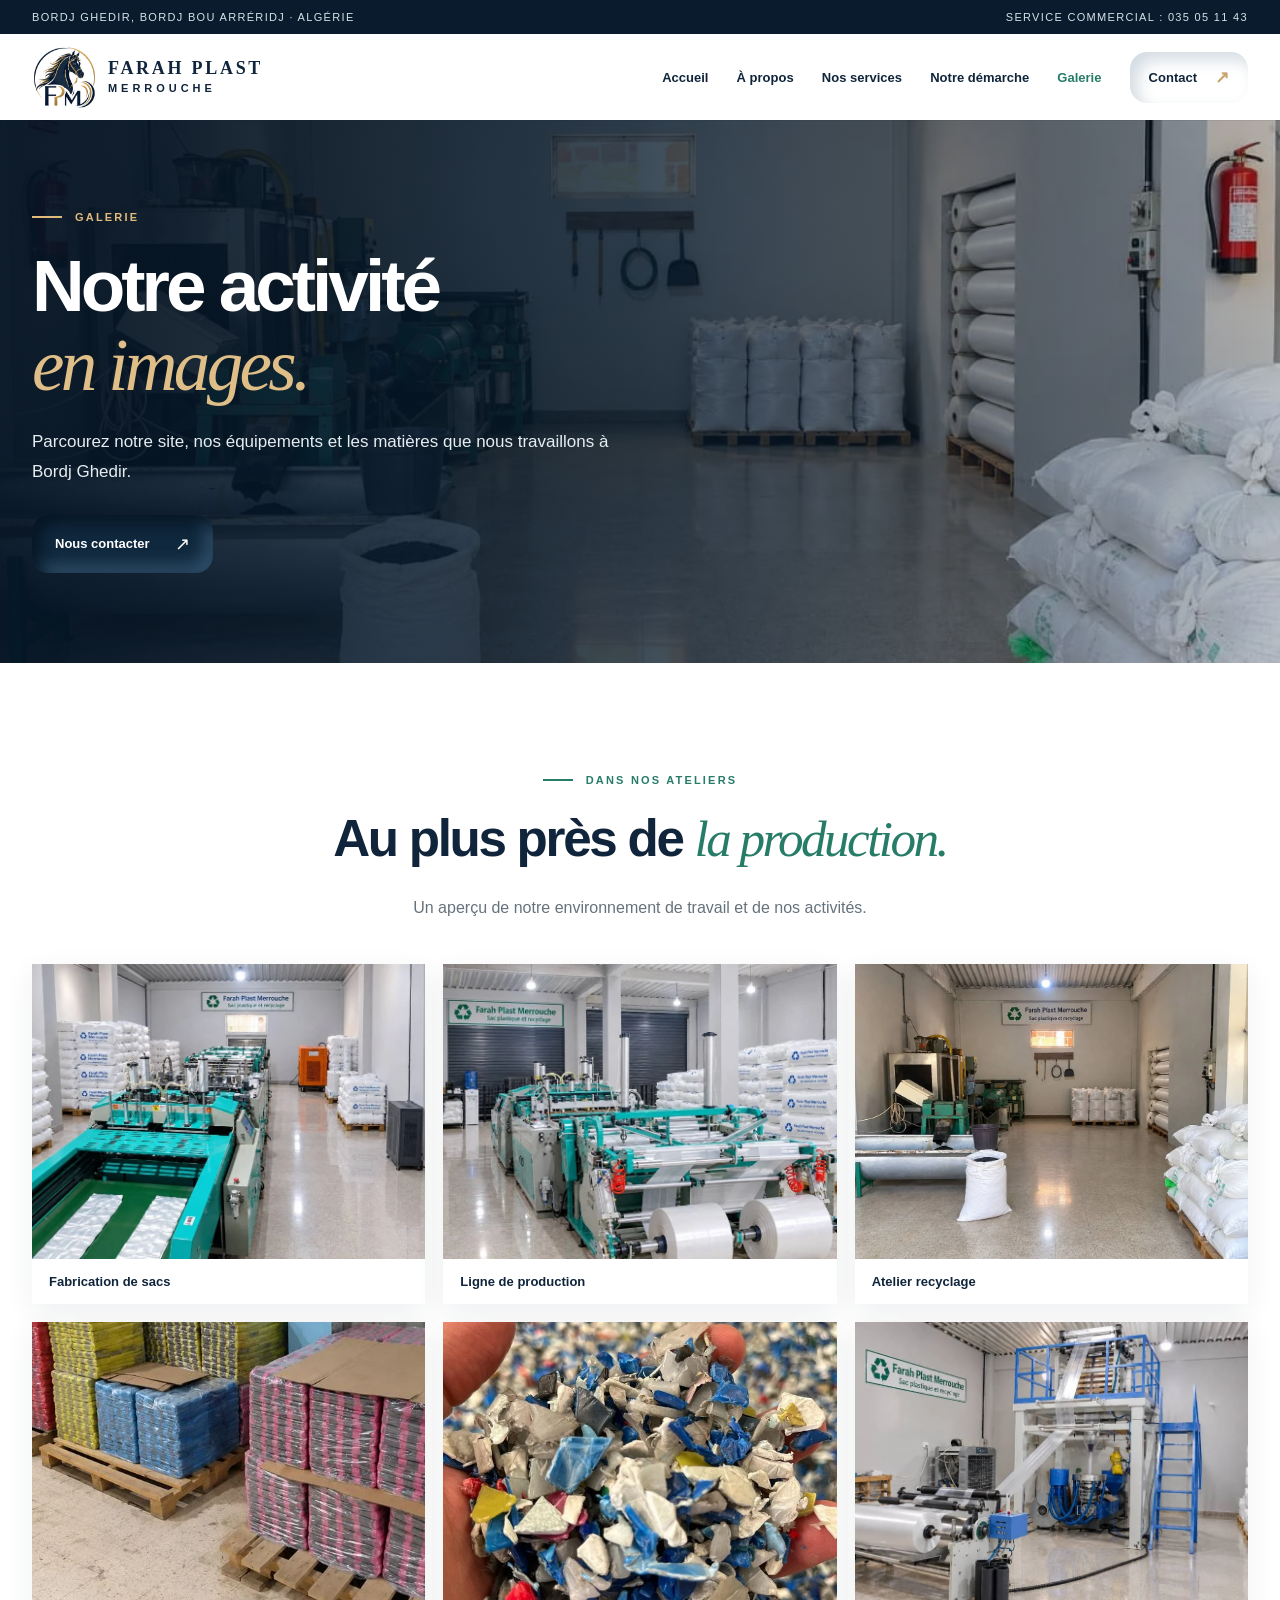
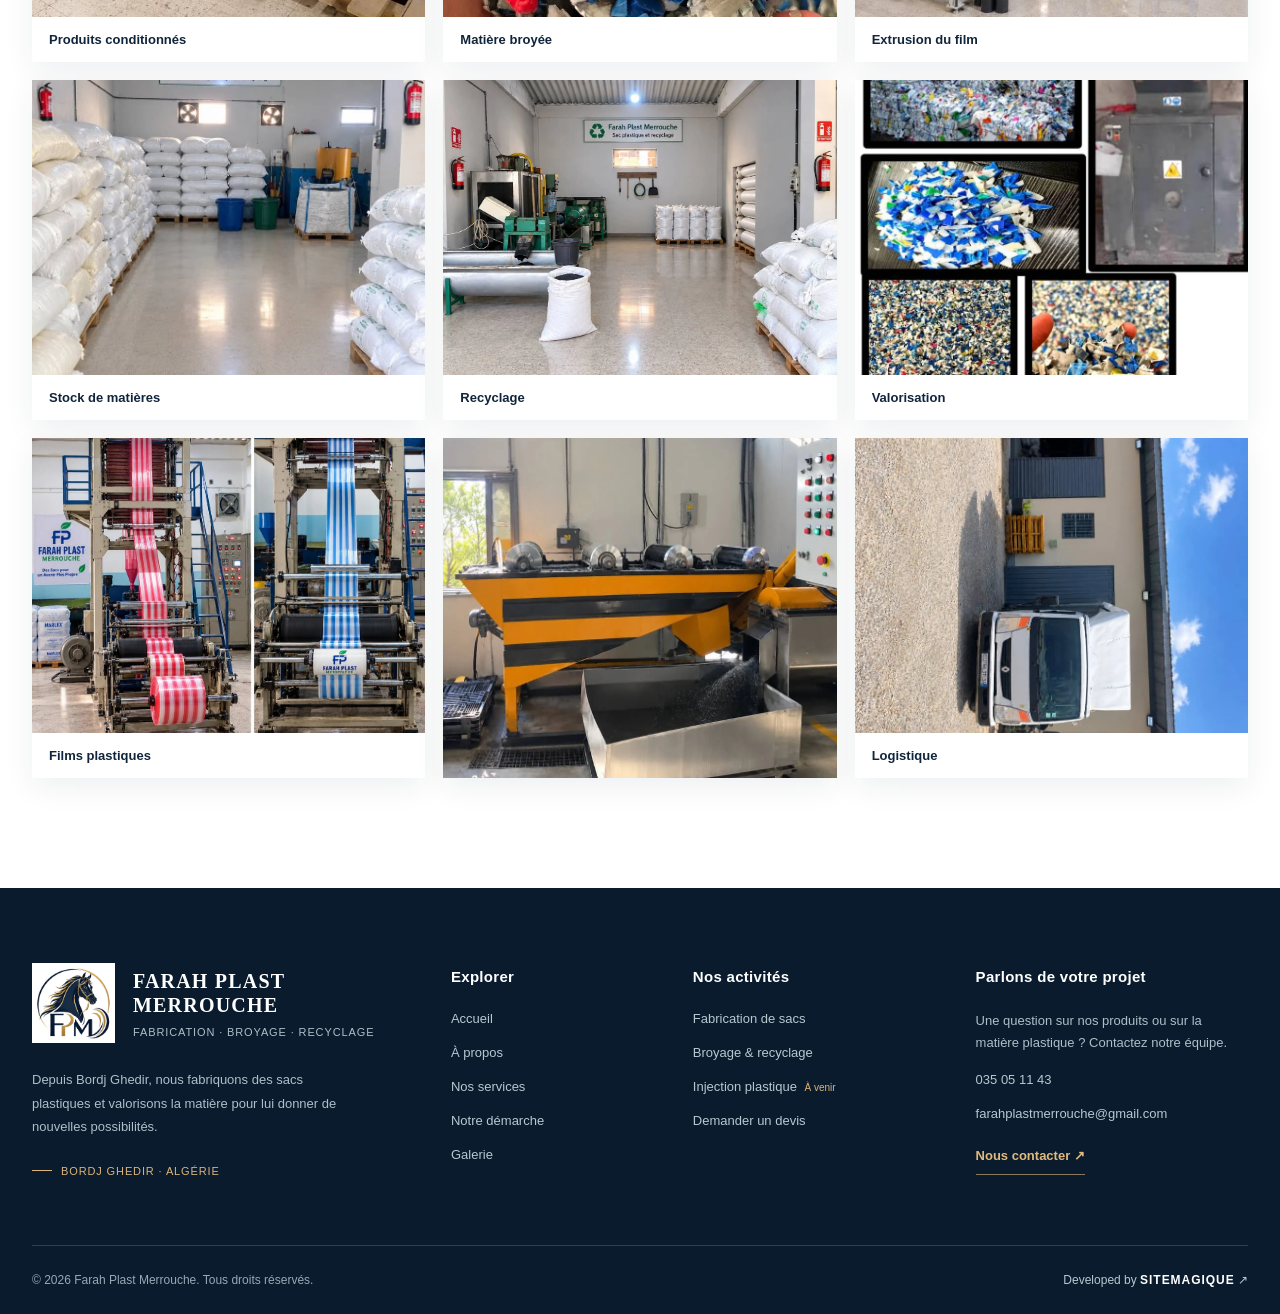
<file: galerie.html>
<!doctype html>
<html lang="fr">
<head>
  <meta charset="UTF-8" />
  <meta name="viewport" content="width=device-width, initial-scale=1" />
  <meta name="theme-color" content="#10253b" />
  <meta name="description" content="Découvrez en images les ateliers, équipements et matières de Farah Plast Merrouche à Bordj Ghedir." />
  <title>Galerie — Farah Plast Merrouche</title>
  <link rel="icon" type="image/png" href="assets/favicon.png" />
  <link rel="stylesheet" href="styles.css?v=3" />
</head>
<body>
  <a class="skip-link" href="#contenu">Aller au contenu</a>
  <div class="topbar"><div class="container topbar-inner"><span>Bordj Ghedir, Bordj Bou Arréridj · Algérie</span><a href="tel:+21335051143">Service commercial : 035 05 11 43</a></div></div>
  <header class="site-header">
    <div class="container header-inner">
      <a class="brand" href="index.html" aria-label="Farah Plast Merrouche, retour à l'accueil"><img src="assets/logo-mark.png" alt="" width="66" height="62" /><span class="brand-copy"><strong>FARAH PLAST</strong><span>MERROUCHE</span></span></a>
      <button class="menu-toggle" type="button" aria-expanded="false" aria-controls="main-nav" aria-label="Ouvrir le menu"><span></span><span></span><span></span></button>
      <nav class="main-nav" id="main-nav" aria-label="Navigation principale"><a href="index.html">Accueil</a><a href="apropos.html">À propos</a><a href="services.html">Nos services</a><a href="demarche.html">Notre démarche</a><a href="galerie.html" aria-current="page">Galerie</a><a class="nav-contact" href="contact.html">Contact <span aria-hidden="true">↗</span></a></nav>
    </div>
  </header>
  <main id="contenu"><section class="page-hero" style="--page-image:url('assets/atelier-recyclage-2.webp')">
      <div class="container page-hero-inner">
        <div class="eyebrow eyebrow-light"><span class="eyebrow-line"></span>GALERIE</div>
        <h1>Notre activité<br /><em>en images.</em></h1>
        <p>Parcourez notre site, nos équipements et les matières que nous travaillons à Bordj Ghedir.</p>
        <a class="button button-light" href="contact.html">Nous contacter <span aria-hidden="true">↗</span></a>
      </div>
    </section><section class="section"><div class="container"><div class="center-heading"><div class="eyebrow"><span class="eyebrow-line"></span>DANS NOS ATELIERS</div><h2>Au plus près de <em>la production.</em></h2><p>Un aperçu de notre environnement de travail et de nos activités.</p></div><div class="photo-grid"><figure><img src="assets/ligne-sacs.webp" alt="Ligne de fabrication de sacs" loading="lazy" /><figcaption>Fabrication de sacs</figcaption></figure><figure><img src="assets/rouleaux-film.webp" alt="Rouleaux de film plastique" loading="lazy" /><figcaption>Ligne de production</figcaption></figure><figure><img src="assets/atelier-recyclage.webp" alt="Atelier de recyclage plastique" loading="lazy" /><figcaption>Atelier recyclage</figcaption></figure><figure><img src="assets/sacs-conditionnes.webp" alt="Sacs plastiques conditionnés" loading="lazy" /><figcaption>Produits conditionnés</figcaption></figure><figure><img src="assets/matiere-broyee.webp" alt="Matière plastique broyée" loading="lazy" /><figcaption>Matière broyée</figcaption></figure><figure><img src="assets/extrusion-film.webp" alt="Machine d'extrusion du film" loading="lazy" /><figcaption>Extrusion du film</figcaption></figure><figure><img src="assets/stock-matieres.webp" alt="Stock de matières plastiques" loading="lazy" /><figcaption>Stock de matières</figcaption></figure><figure><img src="assets/atelier-recyclage-2.webp" alt="Espace de recyclage" loading="lazy" /><figcaption>Recyclage</figcaption></figure><figure><img src="assets/valorisation-plastique.webp" alt="Valorisation du plastique" loading="lazy" /><figcaption>Valorisation</figcaption></figure><figure><img src="assets/films-colores.webp" alt="Films plastiques colorés" loading="lazy" /><figcaption>Films plastiques</figcaption></figure><figure><img src="assets/broyeur.webp" alt="Broyeur de plastique" loading="lazy" /><figcaption>Équipement de broyage</figcaption></figure><figure><img src="assets/camion.webp" alt="Camion sur le site" loading="lazy" /><figcaption>Logistique</figcaption></figure></div></div></section></main>
  <footer class="footer">
    <div class="container footer-main">
      <div class="footer-about"><div class="footer-brand"><img src="assets/logo-mark.png" alt="" width="80" height="76" /><div><strong>FARAH PLAST<br />MERROUCHE</strong><span>Fabrication · Broyage · Recyclage</span></div></div><p>Depuis Bordj Ghedir, nous fabriquons des sacs plastiques et valorisons la matière pour lui donner de nouvelles possibilités.</p><span class="footer-location">Bordj Ghedir · Algérie</span></div>
      <div class="footer-column"><h2>Explorer</h2><a href="index.html">Accueil</a><a href="apropos.html">À propos</a><a href="services.html">Nos services</a><a href="demarche.html">Notre démarche</a><a href="galerie.html">Galerie</a></div>
      <div class="footer-column"><h2>Nos activités</h2><a href="services.html#fabrication">Fabrication de sacs</a><a href="services.html#recyclage">Broyage & recyclage</a><a href="services.html#injection">Injection plastique <small>À venir</small></a><a href="contact.html">Demander un devis</a></div>
      <div class="footer-column footer-contact"><h2>Parlons de votre projet</h2><p>Une question sur nos produits ou sur la matière plastique ? Contactez notre équipe.</p><a href="tel:+21335051143">035 05 11 43</a><a href="mailto:farahplastmerrouche@gmail.com">farahplastmerrouche@gmail.com</a><a class="footer-cta" href="contact.html">Nous contacter ↗</a></div>
    </div>
    <div class="container footer-bottom"><span>© <span id="year">2026</span> Farah Plast Merrouche. Tous droits réservés.</span><a href="https://sitemagique.com" target="_blank" rel="noopener noreferrer">Developed by <strong>SITEMAGIQUE</strong> ↗</a></div>
  </footer>
  <script src="script.js?v=3" defer></script>
</body>
</html>
</file>
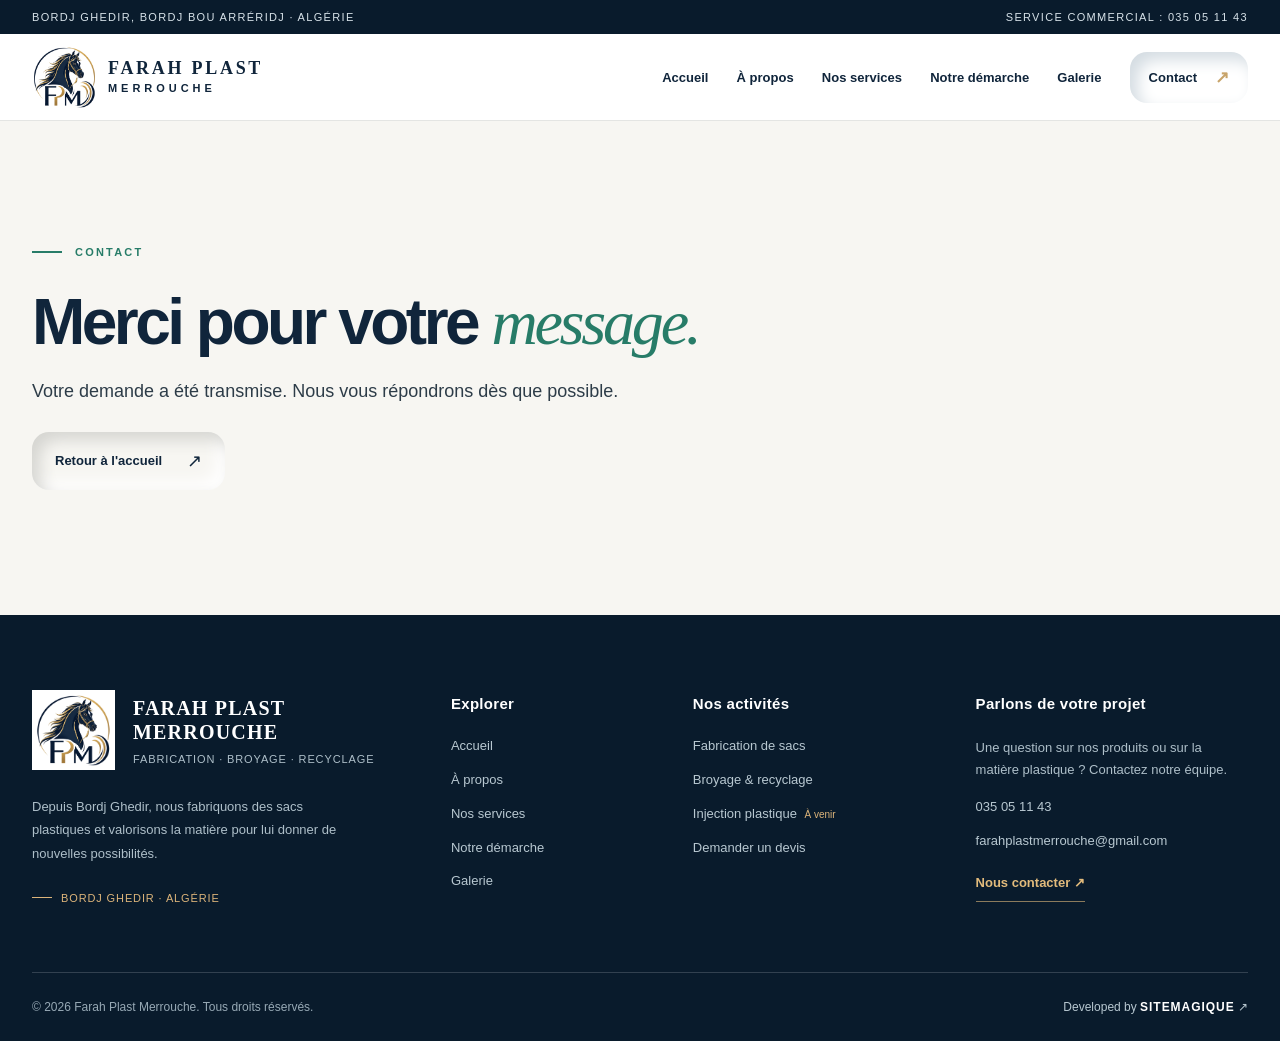
<file: merci.html>
<!doctype html>
<html lang="fr">
<head>
  <meta charset="UTF-8" />
  <meta name="viewport" content="width=device-width, initial-scale=1" />
  <meta name="theme-color" content="#10253b" />
  <meta name="description" content="Confirmation de votre message à Farah Plast Merrouche." />
  <title>Merci — Farah Plast Merrouche</title>
  <link rel="icon" type="image/png" href="assets/favicon.png" />
  <link rel="stylesheet" href="styles.css?v=3" />
</head>
<body>
  <a class="skip-link" href="#contenu">Aller au contenu</a>
  <div class="topbar"><div class="container topbar-inner"><span>Bordj Ghedir, Bordj Bou Arréridj · Algérie</span><a href="tel:+21335051143">Service commercial : 035 05 11 43</a></div></div>
  <header class="site-header">
    <div class="container header-inner">
      <a class="brand" href="index.html" aria-label="Farah Plast Merrouche, retour à l'accueil"><img src="assets/logo-mark.png" alt="" width="66" height="62" /><span class="brand-copy"><strong>FARAH PLAST</strong><span>MERROUCHE</span></span></a>
      <button class="menu-toggle" type="button" aria-expanded="false" aria-controls="main-nav" aria-label="Ouvrir le menu"><span></span><span></span><span></span></button>
      <nav class="main-nav" id="main-nav" aria-label="Navigation principale"><a href="index.html">Accueil</a><a href="apropos.html">À propos</a><a href="services.html">Nos services</a><a href="demarche.html">Notre démarche</a><a href="galerie.html">Galerie</a><a class="nav-contact" href="contact.html">Contact <span aria-hidden="true">↗</span></a></nav>
    </div>
  </header>
  <main id="contenu"><section class="thankyou"><div class="container"><div class="eyebrow"><span class="eyebrow-line"></span>CONTACT</div><h1>Merci pour votre <em>message.</em></h1><p>Votre demande a été transmise. Nous vous répondrons dès que possible.</p><a class="button button-light" href="index.html">Retour à l'accueil <span aria-hidden="true">↗</span></a></div></section></main>
  <footer class="footer">
    <div class="container footer-main">
      <div class="footer-about"><div class="footer-brand"><img src="assets/logo-mark.png" alt="" width="80" height="76" /><div><strong>FARAH PLAST<br />MERROUCHE</strong><span>Fabrication · Broyage · Recyclage</span></div></div><p>Depuis Bordj Ghedir, nous fabriquons des sacs plastiques et valorisons la matière pour lui donner de nouvelles possibilités.</p><span class="footer-location">Bordj Ghedir · Algérie</span></div>
      <div class="footer-column"><h2>Explorer</h2><a href="index.html">Accueil</a><a href="apropos.html">À propos</a><a href="services.html">Nos services</a><a href="demarche.html">Notre démarche</a><a href="galerie.html">Galerie</a></div>
      <div class="footer-column"><h2>Nos activités</h2><a href="services.html#fabrication">Fabrication de sacs</a><a href="services.html#recyclage">Broyage & recyclage</a><a href="services.html#injection">Injection plastique <small>À venir</small></a><a href="contact.html">Demander un devis</a></div>
      <div class="footer-column footer-contact"><h2>Parlons de votre projet</h2><p>Une question sur nos produits ou sur la matière plastique ? Contactez notre équipe.</p><a href="tel:+21335051143">035 05 11 43</a><a href="mailto:farahplastmerrouche@gmail.com">farahplastmerrouche@gmail.com</a><a class="footer-cta" href="contact.html">Nous contacter ↗</a></div>
    </div>
    <div class="container footer-bottom"><span>© <span id="year">2026</span> Farah Plast Merrouche. Tous droits réservés.</span><a href="https://sitemagique.com" target="_blank" rel="noopener noreferrer">Developed by <strong>SITEMAGIQUE</strong> ↗</a></div>
  </footer>
  <script src="script.js?v=3" defer></script>
</body>
</html>
</file>
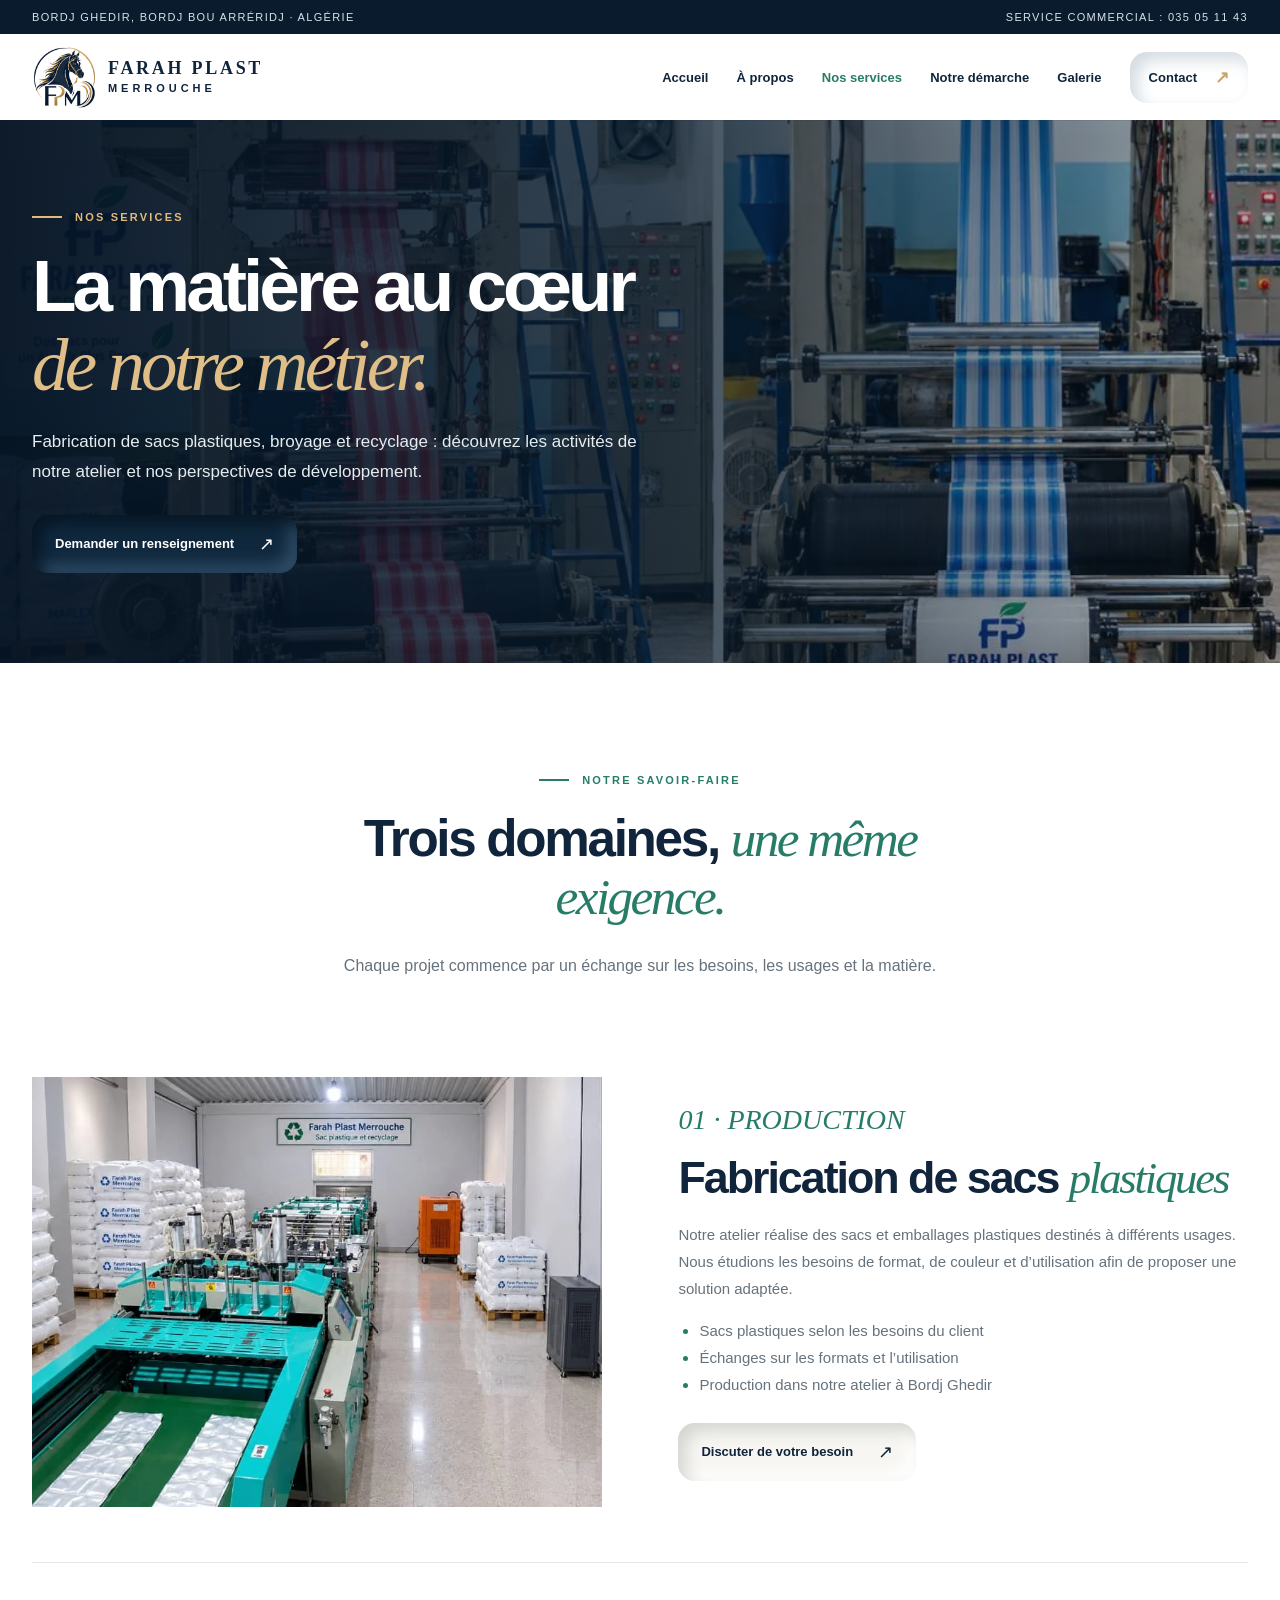
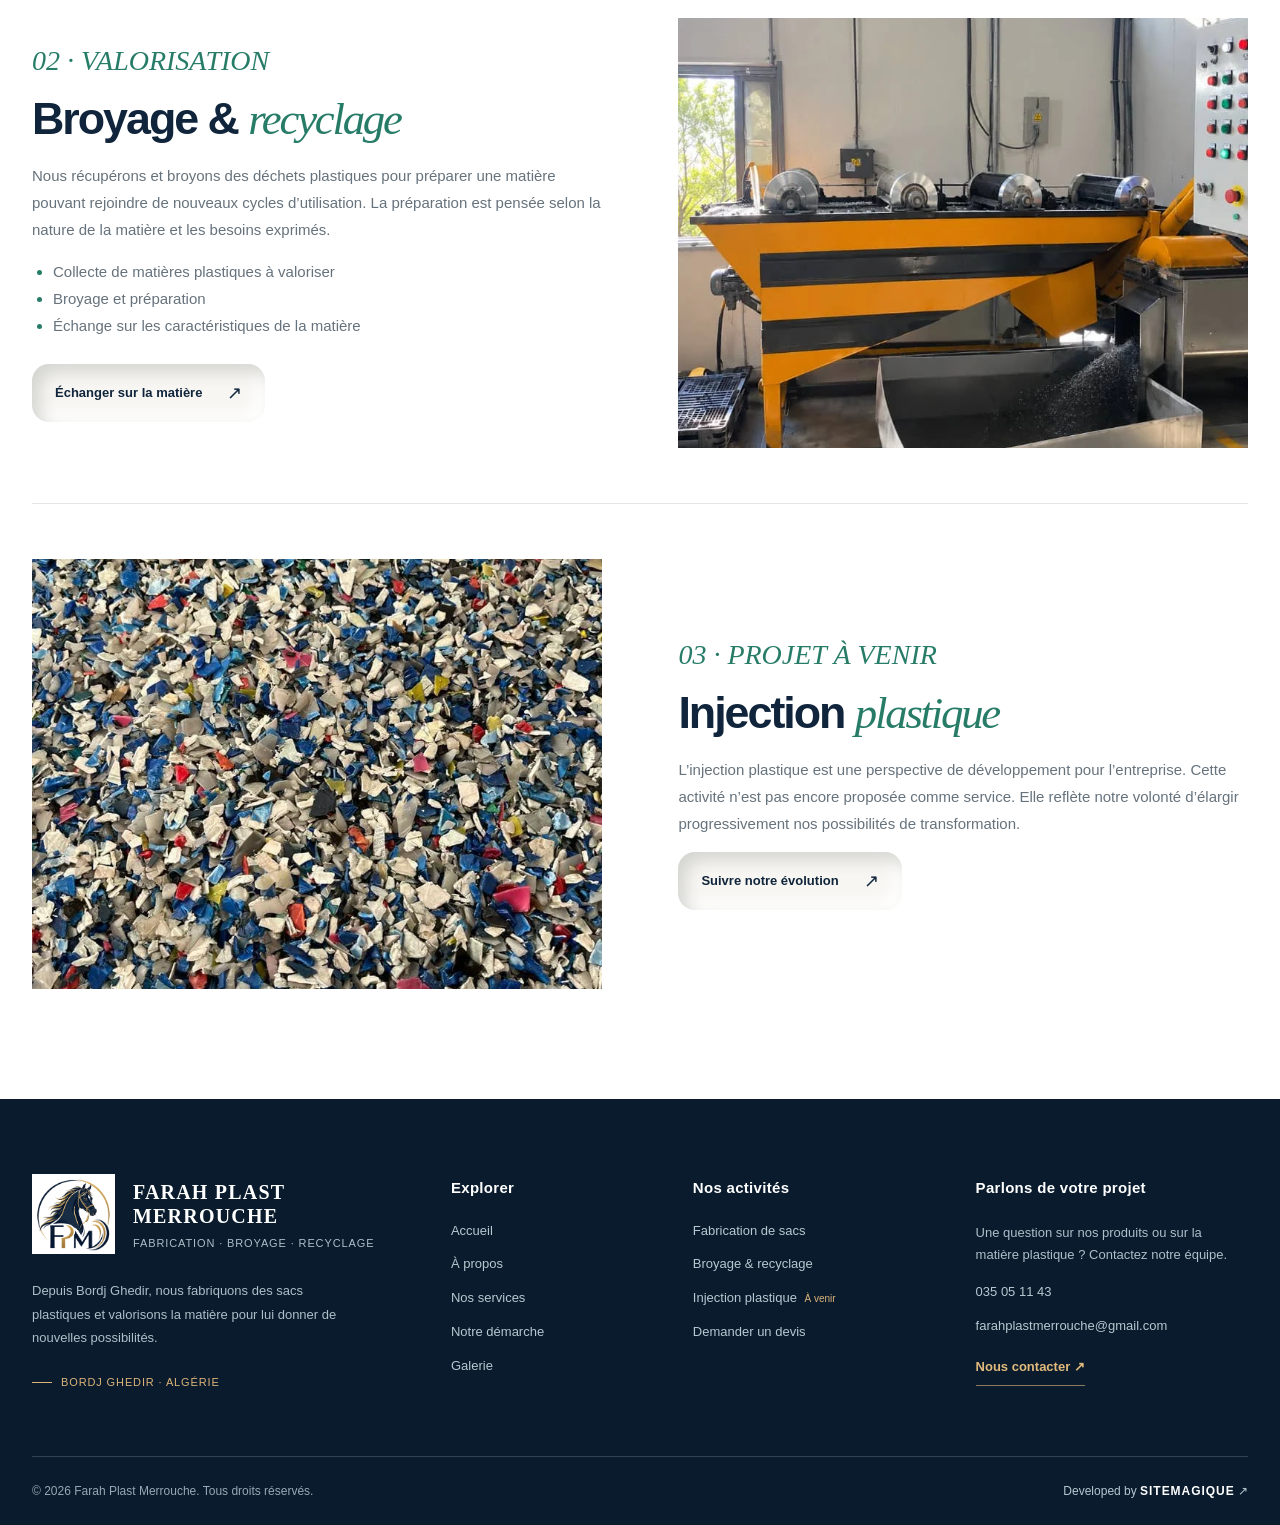
<file: services.html>
<!doctype html>
<html lang="fr">
<head>
  <meta charset="UTF-8" />
  <meta name="viewport" content="width=device-width, initial-scale=1" />
  <meta name="theme-color" content="#10253b" />
  <meta name="description" content="Fabrication de sacs plastiques, broyage et recyclage à Bordj Ghedir. Découvrez les activités de Farah Plast Merrouche." />
  <title>Nos services — Farah Plast Merrouche</title>
  <link rel="icon" type="image/png" href="assets/favicon.png" />
  <link rel="stylesheet" href="styles.css?v=3" />
</head>
<body>
  <a class="skip-link" href="#contenu">Aller au contenu</a>
  <div class="topbar"><div class="container topbar-inner"><span>Bordj Ghedir, Bordj Bou Arréridj · Algérie</span><a href="tel:+21335051143">Service commercial : 035 05 11 43</a></div></div>
  <header class="site-header">
    <div class="container header-inner">
      <a class="brand" href="index.html" aria-label="Farah Plast Merrouche, retour à l'accueil"><img src="assets/logo-mark.png" alt="" width="66" height="62" /><span class="brand-copy"><strong>FARAH PLAST</strong><span>MERROUCHE</span></span></a>
      <button class="menu-toggle" type="button" aria-expanded="false" aria-controls="main-nav" aria-label="Ouvrir le menu"><span></span><span></span><span></span></button>
      <nav class="main-nav" id="main-nav" aria-label="Navigation principale"><a href="index.html">Accueil</a><a href="apropos.html">À propos</a><a href="services.html" aria-current="page">Nos services</a><a href="demarche.html">Notre démarche</a><a href="galerie.html">Galerie</a><a class="nav-contact" href="contact.html">Contact <span aria-hidden="true">↗</span></a></nav>
    </div>
  </header>
  <main id="contenu"><section class="page-hero" style="--page-image:url('assets/films-colores.webp')">
      <div class="container page-hero-inner">
        <div class="eyebrow eyebrow-light"><span class="eyebrow-line"></span>NOS SERVICES</div>
        <h1>La matière au cœur<br /><em>de notre métier.</em></h1>
        <p>Fabrication de sacs plastiques, broyage et recyclage : découvrez les activités de notre atelier et nos perspectives de développement.</p>
        <a class="button button-light" href="contact.html">Demander un renseignement <span aria-hidden="true">↗</span></a>
      </div>
    </section><section class="section"><div class="container"><div class="center-heading"><div class="eyebrow"><span class="eyebrow-line"></span>NOTRE SAVOIR-FAIRE</div><h2>Trois domaines, <em>une même exigence.</em></h2><p>Chaque projet commence par un échange sur les besoins, les usages et la matière.</p></div>
  <div class="service-detail" id="fabrication"><img src="assets/ligne-sacs.webp" alt="Ligne de fabrication de sacs plastiques" /><div><span class="detail-number">01 · PRODUCTION</span><h2>Fabrication de sacs <em>plastiques</em></h2><p>Notre atelier réalise des sacs et emballages plastiques destinés à différents usages. Nous étudions les besoins de format, de couleur et d’utilisation afin de proposer une solution adaptée.</p><ul><li>Sacs plastiques selon les besoins du client</li><li>Échanges sur les formats et l’utilisation</li><li>Production dans notre atelier à Bordj Ghedir</li></ul><a class="button button-light" href="contact.html">Discuter de votre besoin <span aria-hidden="true">↗</span></a></div></div>
  <div class="service-detail reverse" id="recyclage"><div class="rotated-photo"><img src="assets/broyeur.webp" alt="Équipement de broyage de matières plastiques" /></div><div><span class="detail-number">02 · VALORISATION</span><h2>Broyage & <em>recyclage</em></h2><p>Nous récupérons et broyons des déchets plastiques pour préparer une matière pouvant rejoindre de nouveaux cycles d’utilisation. La préparation est pensée selon la nature de la matière et les besoins exprimés.</p><ul><li>Collecte de matières plastiques à valoriser</li><li>Broyage et préparation</li><li>Échange sur les caractéristiques de la matière</li></ul><a class="button button-light" href="contact.html">Échanger sur la matière <span aria-hidden="true">↗</span></a></div></div>
  <div class="service-detail" id="injection"><img src="assets/paillettes-plastique.webp" alt="Fragments de plastique préparés pour la transformation" /><div><span class="detail-number">03 · PROJET À VENIR</span><h2>Injection <em>plastique</em></h2><p>L’injection plastique est une perspective de développement pour l’entreprise. Cette activité n’est pas encore proposée comme service. Elle reflète notre volonté d’élargir progressivement nos possibilités de transformation.</p><a class="button button-light" href="contact.html">Suivre notre évolution <span aria-hidden="true">↗</span></a></div></div>
</div></section></main>
  <footer class="footer">
    <div class="container footer-main">
      <div class="footer-about"><div class="footer-brand"><img src="assets/logo-mark.png" alt="" width="80" height="76" /><div><strong>FARAH PLAST<br />MERROUCHE</strong><span>Fabrication · Broyage · Recyclage</span></div></div><p>Depuis Bordj Ghedir, nous fabriquons des sacs plastiques et valorisons la matière pour lui donner de nouvelles possibilités.</p><span class="footer-location">Bordj Ghedir · Algérie</span></div>
      <div class="footer-column"><h2>Explorer</h2><a href="index.html">Accueil</a><a href="apropos.html">À propos</a><a href="services.html">Nos services</a><a href="demarche.html">Notre démarche</a><a href="galerie.html">Galerie</a></div>
      <div class="footer-column"><h2>Nos activités</h2><a href="services.html#fabrication">Fabrication de sacs</a><a href="services.html#recyclage">Broyage & recyclage</a><a href="services.html#injection">Injection plastique <small>À venir</small></a><a href="contact.html">Demander un devis</a></div>
      <div class="footer-column footer-contact"><h2>Parlons de votre projet</h2><p>Une question sur nos produits ou sur la matière plastique ? Contactez notre équipe.</p><a href="tel:+21335051143">035 05 11 43</a><a href="mailto:farahplastmerrouche@gmail.com">farahplastmerrouche@gmail.com</a><a class="footer-cta" href="contact.html">Nous contacter ↗</a></div>
    </div>
    <div class="container footer-bottom"><span>© <span id="year">2026</span> Farah Plast Merrouche. Tous droits réservés.</span><a href="https://sitemagique.com" target="_blank" rel="noopener noreferrer">Developed by <strong>SITEMAGIQUE</strong> ↗</a></div>
  </footer>
  <script src="script.js?v=3" defer></script>
</body>
</html>
</file>
<file: styles.css>
:root{--navy:#10253b;--navy-deep:#091b2c;--navy-soft:#29435a;--gold:#c8a46a;--green:#277c68;--paper:#f7f6f2;--line:#e4e6e6;--text:#2d3c48;--white:#fff;--container:1220px}
*{box-sizing:border-box}
html{scroll-behavior:smooth;scroll-padding-top:94px}
body{margin:0;color:var(--text);font-family:Arial,Helvetica,sans-serif;background:#fff;-webkit-font-smoothing:antialiased}
img{display:block;max-width:100%}
a{color:inherit;text-decoration:none}
button{font:inherit}
button,a{-webkit-tap-highlight-color:transparent}
:focus-visible{outline:3px solid var(--gold);outline-offset:4px}
.container{width:min(calc(100% - 64px),var(--container));margin-inline:auto}
.skip-link{position:absolute;left:20px;top:-60px;background:var(--gold);color:var(--navy);padding:12px 18px;z-index:1000}
.skip-link:focus{top:12px}
.topbar{background:var(--navy-deep);color:#d7e2e9;font-size:11px;letter-spacing:.12em;text-transform:uppercase}
.topbar-inner{display:flex;align-items:center;justify-content:space-between;gap:16px;min-height:34px}
.topbar a:hover{color:var(--gold)}
.site-header{position:sticky;top:0;z-index:100;background:rgba(255,255,255,.98);box-shadow:0 1px 0 rgba(16,37,59,.08)}
.header-inner{display:flex;align-items:center;justify-content:space-between;gap:32px;min-height:86px}
.brand{display:flex;align-items:center;gap:11px;flex:none;color:var(--navy)}
.brand img{width:65px;height:63px;object-fit:contain}
.brand-copy{display:flex;flex-direction:column;line-height:1.06;letter-spacing:.17em;white-space:nowrap}
.brand-copy strong{font-family:Georgia,'Times New Roman',serif;font-size:18px;font-weight:700}
.brand-copy span{font-size:11px;letter-spacing:.36em;margin-top:5px;font-weight:700}
.main-nav{display:flex;align-items:center;gap:clamp(17px,2.2vw,34px);color:var(--navy);font-size:13px;font-weight:700}
.main-nav>a:not(.nav-contact){transition:color .2s}
.main-nav>a:not(.nav-contact):hover{color:var(--green)}
.nav-contact{background:var(--navy);color:#fff;padding:14px 18px;display:inline-flex;gap:18px;align-items:center;transition:background .2s,transform .2s}
.nav-contact:hover,.button-dark:hover{background:#1c455f;transform:translateY(-2px)}
.nav-contact span{color:var(--gold);font-size:17px}
.menu-toggle{display:none}
.hero{position:relative;min-height:605px;display:flex;align-items:center;color:#fff;overflow:hidden;background:var(--navy-deep)}
.hero-image,.hero-shade{position:absolute;inset:0}
.hero-image{background-image:url('assets/ligne-sacs.webp');background-size:cover;background-position:center 45%;transform:scale(1.01)}
.hero-shade{background:linear-gradient(90deg,rgba(5,20,36,.95) 0%,rgba(7,26,43,.84) 36%,rgba(9,32,48,.29) 75%,rgba(9,32,48,.18) 100%),linear-gradient(0deg,rgba(8,27,42,.35),transparent 45%)}
.hero-content{position:relative;z-index:1;padding-block:94px 112px}
.eyebrow{display:flex;align-items:center;gap:13px;color:var(--green);font-size:11px;letter-spacing:.2em;font-weight:800;line-height:1.35}
.eyebrow-light{color:#e2bb7c}
.eyebrow-line{display:inline-block;width:30px;height:2px;background:currentColor;flex:none}
h1,h2,h3,p{margin-top:0}
h1,h2,h3{color:var(--navy)}
h1{color:#fff;font-size:clamp(48px,6vw,79px);line-height:1.08;letter-spacing:-.055em;max-width:850px;margin:28px 0 24px;font-weight:750}
h1 em,h2 em{font-family:Georgia,'Times New Roman',serif;font-weight:400;letter-spacing:-.05em}
h1 em{color:#e0be87}
.hero p{max-width:570px;font-size:17px;line-height:1.78;color:#e8edf0;margin-bottom:32px}
.hero-actions{display:flex;align-items:center;gap:32px;flex-wrap:wrap}
.button{display:inline-flex;align-items:center;justify-content:space-between;gap:25px;min-height:53px;padding:15px 22px;font-weight:800;font-size:13px;transition:background .2s,transform .2s}
.button span{font-size:18px;font-weight:400}
.button-gold{background:var(--gold);color:var(--navy-deep)}
.button-gold:hover{background:#e1bc7d;transform:translateY(-2px)}
.button-dark{background:var(--navy);color:#fff}
.text-link{display:inline-flex;align-items:center;gap:14px;color:var(--navy);font-size:13px;font-weight:800;border-bottom:1px solid var(--gold);padding-bottom:9px}
.text-link span{font-size:19px;font-weight:400;transition:transform .2s}
.text-link:hover span{transform:translateX(4px)}
.text-link-light{color:#fff;border-color:rgba(255,255,255,.65)}
.hero-caption{position:absolute;right:calc((100vw - min(calc(100vw - 64px),var(--container)))/2);bottom:34px;color:#fff;letter-spacing:.15em;font-size:10px;text-transform:uppercase;z-index:1;opacity:.85}
.activity-strip{background:var(--navy);color:#fff}
.activity-grid{display:grid;grid-template-columns:repeat(3,1fr)}
.activity-grid>div{display:flex;align-items:center;gap:22px;min-height:110px;border-right:1px solid rgba(255,255,255,.18);padding:16px 36px}
.activity-grid>div:first-child{padding-left:0}
.activity-grid>div:last-child{border-right:0}
.activity-grid>div>span:last-child{font-size:14px;line-height:1.55;font-weight:700}
.activity-number{color:#d6ae70;font-family:Georgia,'Times New Roman',serif;font-style:italic;font-size:30px}
.activity-grid small{font-size:11px;color:#cfdae0;font-weight:400}
.section{padding:110px 0}
.about{position:relative;overflow:hidden}
.about-watermark{position:absolute;width:min(620px,55vw);right:-160px;bottom:-230px;opacity:.045;pointer-events:none}
.about-grid{position:relative;display:grid;grid-template-columns:minmax(0,1.06fr) minmax(0,1fr);gap:clamp(50px,7vw,105px);align-items:center}
.about-media{position:relative;padding:0 51px 43px 0}
.about-main-image{width:100%;height:495px;object-fit:cover;object-position:68% center}
.about-inset{position:absolute;right:0;bottom:0;width:37%;height:210px;border:7px solid #fff;box-shadow:0 12px 40px rgba(16,37,59,.15)}
.about-inset img{width:100%;height:100%;object-fit:cover}
.image-tag{position:absolute;left:0;bottom:44px;padding:14px 18px;background:var(--navy);color:#fff;font-size:11px;font-weight:800;letter-spacing:.1em;text-transform:uppercase;display:flex;gap:18px;align-items:center}
.image-tag span{color:var(--gold);font-size:17px}
h2{font-size:clamp(37px,4vw,55px);line-height:1.14;letter-spacing:-.045em;margin:22px 0 26px}
h2 em{color:var(--green)}
.about-copy p,.section-heading p,.process-copy>p,.contact-intro p{font-size:15px;line-height:1.85;color:#66727c}
.about-copy .lead{font-size:17px;color:var(--navy);font-weight:600;line-height:1.7}
.about-points{border-top:1px solid var(--line);border-bottom:1px solid var(--line);margin:29px 0 29px;padding:20px 0;display:grid;gap:12px}
.about-points>div{display:flex;align-items:center;gap:12px;color:var(--navy);font-size:13px;font-weight:700}
.point-icon{width:23px;height:23px;border-radius:50%;display:grid;place-items:center;background:#e4f2ed;color:var(--green);font-size:14px}
.services{background:var(--paper)}
.section-heading{display:flex;align-items:end;justify-content:space-between;gap:60px;margin-bottom:43px}
.section-heading h2{margin-bottom:0}
.section-heading p{max-width:370px;margin-bottom:3px}
.service-grid{display:grid;grid-template-columns:repeat(3,minmax(0,1fr));gap:22px}
.service-card{background:#fff;box-shadow:0 6px 30px rgba(16,37,59,.045);transition:transform .25s,box-shadow .25s}
.service-card:hover{transform:translateY(-6px);box-shadow:0 17px 35px rgba(16,37,59,.1)}
.service-image{height:240px;position:relative;overflow:hidden;background:#e7eeec}
.service-image img{width:100%;height:100%;object-fit:cover;transition:transform .45s}
.service-card:hover .service-image img{transform:scale(1.04)}
.service-num{position:absolute;bottom:0;left:0;background:var(--gold);color:var(--navy-deep);width:48px;height:48px;display:grid;place-items:center;font:italic 22px Georgia,serif}
.future-badge{position:absolute;right:13px;top:13px;padding:8px 10px;color:var(--navy);background:#fff;font-size:10px;font-weight:800;letter-spacing:.12em}
.service-body{padding:29px 29px 33px}
.service-kicker{font-size:10px;letter-spacing:.2em;color:var(--green);font-weight:800}
.service-body h3{font-size:24px;line-height:1.3;margin:10px 0 14px;letter-spacing:-.03em}
.service-body p{font-size:14px;line-height:1.75;color:#69747b;min-height:75px;margin-bottom:23px}
.service-body a{border-top:1px solid var(--line);padding-top:16px;display:flex;align-items:center;justify-content:space-between;font-size:12px;font-weight:800;color:var(--navy)}
.service-body a span{font-size:18px;color:var(--green)}
.process{background:var(--navy-deep);color:#fff;padding:105px 0;overflow:hidden}
.process-grid{display:grid;grid-template-columns:minmax(0,1fr) minmax(0,.92fr);gap:clamp(60px,8vw,130px);align-items:center}
.process h2{color:#fff;max-width:640px}
.process h2 em{color:#d7b077}
.process-copy>p{color:#b9c7cf;max-width:565px;margin-bottom:33px}
.process-steps{border-top:1px solid rgba(255,255,255,.15)}
.process-steps>div{display:grid;grid-template-columns:55px 1fr;gap:12px;padding:18px 0;border-bottom:1px solid rgba(255,255,255,.15)}
.process-steps>div>span{color:var(--gold);font:italic 22px Georgia,serif}
.process-steps h3{color:#fff;font-size:17px;letter-spacing:-.02em;margin:0 0 4px}
.process-steps p{font-size:13px;color:#b7c5cf;line-height:1.65;margin:0}
.process-visual{position:relative;height:620px}
.process-visual>img{width:100%;height:100%;object-fit:cover;object-position:center}
.process-quote{position:absolute;left:-36px;bottom:31px;background:var(--gold);color:var(--navy-deep);padding:25px 29px;font:italic 22px/1.35 Georgia,serif;box-shadow:0 14px 36px rgba(0,0,0,.16)}
.process-quote strong{font-weight:700}
.gallery-heading{margin-bottom:37px}
.gallery-grid{display:grid;grid-template-columns:repeat(4,minmax(0,1fr));gap:14px}
.gallery-item{margin:0;position:relative;height:228px;overflow:hidden;background:#e3e7e7}
.gallery-item[hidden]{display:none}
.gallery-featured{grid-column:span 2;grid-row:span 2;height:auto;min-height:470px}
.gallery-item img{width:100%;height:100%;object-fit:cover;transition:transform .4s}
.gallery-item:hover img{transform:scale(1.055)}
.gallery-item::after{content:"";position:absolute;inset:35% 0 0;background:linear-gradient(transparent,rgba(4,19,32,.58));pointer-events:none}
.gallery-item figcaption{position:absolute;left:18px;bottom:16px;color:#fff;font-size:12px;font-weight:800;z-index:1;letter-spacing:.04em}
.gallery-featured figcaption{font-size:16px;left:25px;bottom:23px}
.gallery-more{display:flex;margin:34px auto 0;gap:25px;align-items:center;padding:14px 22px;background:transparent;border:1px solid var(--navy);color:var(--navy);font-size:13px;font-weight:800;cursor:pointer;transition:background .2s,color .2s}
.gallery-more:hover{background:var(--navy);color:#fff}
.gallery-more span{font-size:18px}
.contact{background:#f3f1eb;padding:100px 0}
.contact-grid{display:grid;grid-template-columns:minmax(0,.9fr) minmax(0,1fr);gap:clamp(55px,8vw,120px);align-items:start}
.contact-intro{position:sticky;top:120px;align-self:start}
.contact-intro h2{max-width:530px}
.contact-intro p{max-width:470px;margin-bottom:30px}
.contact-home-card{position:relative;overflow:hidden;border-radius:24px;background:var(--navy);color:#fff;box-shadow:0 28px 60px rgba(16,37,59,.2)}
.contact-home-card::before{content:"";position:absolute;top:-95px;right:-75px;width:270px;height:270px;border-radius:50%;border:1px solid rgba(255,255,255,.1);box-shadow:0 0 0 42px rgba(255,255,255,.025);pointer-events:none}
.contact-home-head{position:relative;padding:34px 38px 28px;background:linear-gradient(125deg,#173b52,var(--navy))}
.contact-home-head>span{color:#e0bc85;font-size:10px;font-weight:800;letter-spacing:.2em}
.contact-home-head h3{color:#fff;font-size:clamp(27px,2.5vw,34px);letter-spacing:-.04em;line-height:1.2;margin:13px 0 9px}
.contact-home-head h3 span{color:#e0bc85}
.contact-home-head p{color:#c2d1db;font-size:13px;line-height:1.6;margin:0}
.contact-home-facts{position:relative;padding:0 38px 8px}
.contact-home-fact{display:grid;grid-template-columns:46px minmax(0,1fr);gap:17px;padding:23px 0;border-top:1px solid rgba(255,255,255,.14)}
.contact-home-fact>div:last-child{min-width:0}
.contact-home-label{display:block;color:#e0bc85;font-size:10px;font-weight:800;letter-spacing:.17em;margin:2px 0 9px}
.contact-home-fact strong{display:block;color:#fff;font-size:15px;line-height:1.45}
.contact-home-fact p{margin:4px 0 0;color:#c7d5dc;font-size:13px;line-height:1.65}
.contact-home-fact a{color:#f6fafb;text-decoration:none;overflow-wrap:anywhere}
.contact-home-fact a:hover{color:#e0bc85}
.contact-home-map{display:inline-flex;align-items:center;justify-content:space-between;gap:17px;margin-top:15px;padding:11px 14px;border-radius:11px;background:#17374d;color:#e0bc85!important;font-size:12px;font-weight:800;box-shadow:inset 4px 4px 8px #071d2e,inset -4px -4px 8px #305069}
.contact-home-map:hover{color:#fff!important}
.contact-home-map span{font-size:17px;line-height:1}
.contact-home-primary{display:inline-block;font-size:20px;font-weight:800;line-height:1.3}
.contact-home-secondary{display:flex;flex-direction:column;align-items:flex-start;gap:4px;margin-top:7px;font-size:13px;line-height:1.55}
@media(max-width:850px){.contact-intro{position:static}}
@media(max-width:620px){.contact-home-head{padding:29px 25px 24px}.contact-home-facts{padding:0 25px 5px}.contact-home-fact{gap:13px;padding:21px 0}.contact-home-fact .contact-icon{width:42px;height:42px}.contact-home-primary{font-size:19px}}
.footer{background:var(--navy-deep);color:#d7e1e8}
.footer-main{display:flex;align-items:center;justify-content:space-between;gap:36px;padding:55px 0;border-bottom:1px solid rgba(255,255,255,.17)}
.footer-brand{display:flex;align-items:center;gap:18px}
.footer-brand img{background:#fff;width:83px;height:80px;object-fit:contain;padding:3px}
.footer-brand strong{display:block;color:#fff;font:700 20px/1.2 Georgia,serif;letter-spacing:.06em}
.footer-brand span{display:block;margin-top:9px;color:#aebfc9;font-size:11px;letter-spacing:.08em;text-transform:uppercase}
.footer-right{text-align:right}
.footer-right p{color:#e6c08a;font:italic 19px Georgia,serif;margin-bottom:17px}
.footer-right a{font-size:12px;font-weight:700;border-bottom:1px solid #9baeb9;padding-bottom:5px}
.footer-bottom{display:flex;justify-content:space-between;gap:20px;padding:23px 0;color:#97a9b5;font-size:11px}
@media(max-width:1100px){.main-nav{gap:16px;font-size:12px}.brand-copy strong{font-size:16px}.brand img{width:55px;height:55px}.nav-contact{padding:12px}.about-grid{gap:50px}.about-main-image{height:440px}}
@media(max-width:850px){.container{width:min(calc(100% - 40px),var(--container))}.topbar{font-size:9px}.header-inner{min-height:75px}.menu-toggle{display:flex;width:42px;height:42px;padding:10px 7px;border:0;background:none;flex-direction:column;justify-content:center;gap:5px;cursor:pointer}.menu-toggle span{display:block;width:27px;height:2px;background:var(--navy);transition:transform .2s,opacity .2s}.menu-toggle[aria-expanded="true"] span:first-child{transform:translateY(7px) rotate(45deg)}.menu-toggle[aria-expanded="true"] span:nth-child(2){opacity:0}.menu-toggle[aria-expanded="true"] span:last-child{transform:translateY(-7px) rotate(-45deg)}.main-nav{display:none;position:absolute;top:100%;left:0;right:0;background:#fff;padding:16px 20px 25px;box-shadow:0 14px 25px rgba(16,37,59,.12);flex-direction:column;align-items:stretch;gap:0}.main-nav.is-open{display:flex}.main-nav>a{padding:13px 3px;border-bottom:1px solid var(--line);font-size:14px}.main-nav .nav-contact{padding:15px;margin-top:15px;border:0;justify-content:space-between}.hero{min-height:560px}.hero-content{padding-block:70px 95px}.activity-grid>div{padding-inline:20px;gap:12px}.activity-grid>div>span:last-child{font-size:12px}.section{padding:78px 0}.about-grid,.process-grid,.contact-grid{grid-template-columns:1fr}.about-media{max-width:650px}.about-copy{max-width:650px}.section-heading{align-items:start;flex-direction:column;gap:12px}.section-heading p{max-width:620px}.service-grid{gap:14px}.service-image{height:180px}.service-body{padding:24px 20px}.service-body h3{font-size:21px}.process{padding:80px 0}.process-visual{height:440px;max-width:650px}.gallery-grid{grid-template-columns:repeat(3,minmax(0,1fr))}.gallery-featured{grid-column:span 2}.contact{padding:80px 0}.contact-intro{max-width:650px}}
@media(max-width:620px){html{scroll-padding-top:74px}.container{width:min(calc(100% - 36px),var(--container))}.topbar-inner{min-height:29px;justify-content:center}.topbar-inner span{display:none}.brand img{width:52px;height:50px}.brand-copy strong{font-size:15px}.brand-copy span{font-size:9px}.hero{min-height:635px;align-items:end}.hero-image{background-position:60% center}.hero-shade{background:linear-gradient(0deg,rgba(5,20,36,.97) 0%,rgba(5,20,36,.8) 58%,rgba(5,20,36,.28) 100%)}.hero-content{padding:67px 0 72px}.hero h1{font-size:clamp(46px,12vw,65px);margin:20px 0 20px}.hero p{font-size:15px;line-height:1.7}.hero-actions{gap:22px}.hero-caption{display:none}.activity-grid{grid-template-columns:1fr}.activity-grid>div,.activity-grid>div:first-child{min-height:75px;padding:13px 0;border-right:0;border-bottom:1px solid rgba(255,255,255,.16)}.activity-grid>div:last-child{border:0}.activity-grid>div>span:last-child{font-size:13px}.activity-number{font-size:25px;width:38px}.section{padding:68px 0}.about-media{padding:0 33px 27px 0}.about-main-image{height:330px}.about-inset{height:145px;border-width:5px}.image-tag{bottom:28px;padding:10px 12px;font-size:9px}.about-copy h2,h2{font-size:clamp(35px,9vw,45px)}.about-copy .lead{font-size:15px}.about-copy p,.section-heading p,.process-copy>p,.contact-intro p{font-size:14px}.service-grid{grid-template-columns:1fr;gap:17px}.service-image{height:235px}.service-body p{min-height:0}.process{padding:70px 0}.process-grid{gap:40px}.process-visual{height:380px}.process-quote{left:0;bottom:17px;padding:18px 20px;font-size:17px}.gallery-grid{grid-template-columns:repeat(2,minmax(0,1fr));gap:9px}.gallery-item{height:170px}.gallery-featured{grid-column:span 2;grid-row:auto;height:250px;min-height:0}.gallery-item figcaption{font-size:10px;left:10px;bottom:11px}.gallery-featured figcaption{font-size:14px}.contact{padding:70px 0}.contact-grid{gap:34px}.contact-panel{padding:6px 19px}.contact-row{grid-template-columns:1fr;gap:4px;padding:20px 0}.contact-label{padding:0}.footer-main{align-items:flex-start;flex-direction:column;padding:43px 0}.footer-right{text-align:left}.footer-bottom{flex-direction:column;gap:7px}.footer-brand img{width:70px;height:68px}.footer-brand strong{font-size:17px}}
@media(prefers-reduced-motion:reduce){html{scroll-behavior:auto}*,*::before,*::after{animation-duration:.01ms!important;transition-duration:.01ms!important}}

/* Shared inset treatment: each control uses its surrounding surface color. */
.button,.nav-contact,.gallery-more,.activity-card{border:0;border-radius:17px;background:var(--inset-bg);color:var(--inset-text);box-shadow:inset 8px 8px 16px var(--inset-dark),inset -8px -8px 16px var(--inset-light);transition:box-shadow .2s,color .2s,transform .2s;cursor:pointer}
.button:hover,.nav-contact:hover,.gallery-more:hover,.activity-card:hover{background:var(--inset-bg);color:var(--inset-hover);transform:translateY(-2px)}
.button:active,.nav-contact:active,.gallery-more:active,.activity-card:active{box-shadow:inset 12px 12px 22px var(--inset-dark),inset -12px -12px 22px var(--inset-light);transform:translateY(0)}
.button{--inset-bg:#f7f6f2;--inset-dark:#d5d5d1;--inset-light:#fff;--inset-text:var(--navy);--inset-hover:var(--green);min-height:58px;padding:16px 23px}
.button-gold,.hero .button,.page-hero .button,.cta-band .button{--inset-bg:#10283d;--inset-dark:#061523;--inset-light:#31506b;--inset-text:#fff;--inset-hover:#e0be87}
.button-dark,.contact .button,.contact-form .button{--inset-bg:#f3f1eb;--inset-dark:#d2d0ca;--inset-light:#fff;--inset-text:var(--navy);--inset-hover:var(--green)}
.contact-form .button{--inset-bg:#fff;--inset-dark:#d8dedf;--inset-light:#fff}
.nav-contact{--inset-bg:#fff;--inset-dark:#d4dce2;--inset-light:#fff;--inset-text:var(--navy);--inset-hover:var(--green);padding:15px 19px}
.main-nav>a[aria-current="page"]:not(.nav-contact){color:var(--green)}
.main-nav>.nav-contact[aria-current="page"]{color:var(--green)}
.gallery-more{--inset-bg:#fff;--inset-dark:#d5dce0;--inset-light:#fff;--inset-text:var(--navy);--inset-hover:var(--green);min-height:55px}
.activity-strip{padding:20px 0}
.activity-grid{gap:16px}
.activity-card{--inset-bg:#10253b;--inset-dark:#061624;--inset-light:#2a4863;--inset-text:#fff;--inset-hover:#e0be87;display:flex;align-items:center;gap:21px;min-height:104px;padding:20px 27px;line-height:1.55;font-size:14px;font-weight:700}
.activity-card small{font-size:11px;color:#d4dee5;font-weight:400}
.activity-card .activity-number{flex:none}
.page-hero{position:relative;isolation:isolate;min-height:490px;display:flex;align-items:center;background:var(--navy-deep);color:#fff;overflow:hidden}
.page-hero::before{content:"";position:absolute;inset:0;z-index:-2;background-image:var(--page-image);background-size:cover;background-position:center}
.page-hero::after{content:"";position:absolute;inset:0;z-index:-1;background:linear-gradient(90deg,rgba(5,20,36,.96),rgba(7,26,43,.78) 50%,rgba(7,26,43,.28))}
.page-hero-inner{padding:90px 0}
.page-hero h1{font-size:clamp(45px,5.7vw,73px);margin:22px 0;max-width:790px}
.page-hero p{color:#e5edf1;max-width:610px;font-size:17px;line-height:1.75;margin-bottom:28px}
.page-hero .button{width:max-content}
.feature-split{display:grid;grid-template-columns:1fr 1fr;gap:clamp(45px,7vw,100px);align-items:center}
.feature-media img{width:100%;height:520px;object-fit:cover}
.feature-copy p{font-size:15px;line-height:1.85;color:#66727c}
.feature-copy .lead{font-size:18px;color:var(--navy);font-weight:600}
.feature-copy .button{margin-top:10px}
.check-list{display:flex;flex-wrap:wrap;gap:10px;margin-top:25px}
.check-list span{background:#e4eee9;color:var(--green);padding:10px 13px;font-size:12px;font-weight:800}
.section-tint{background:var(--paper)}
.center-heading{text-align:center;max-width:700px;margin:0 auto 42px}
.center-heading .eyebrow{justify-content:center}
.center-heading p{color:#66727c;line-height:1.75}
.info-grid{display:grid;grid-template-columns:repeat(3,1fr);gap:20px}
.info-card{background:#fff;padding:34px;min-height:230px}
.info-card>span,.detail-number,.steps-grid article>span{color:var(--green);font:italic 28px Georgia,serif}
.info-card h3{font-size:24px;margin:18px 0 10px}
.info-card p{font-size:14px;line-height:1.75;color:#66727c}
.cta-band{background:var(--navy);padding:65px 0;color:#fff}
.cta-band-inner{display:flex;align-items:center;justify-content:space-between;gap:30px}
.cta-band h2{color:#fff;margin-bottom:0}
.cta-band h2 em{color:#e0be87}
.service-detail{display:grid;grid-template-columns:1fr 1fr;gap:clamp(35px,6vw,85px);align-items:center;padding:55px 0;border-bottom:1px solid var(--line);scroll-margin-top:105px}
.service-detail:first-of-type{padding-top:0}
.service-detail:last-child{border-bottom:0;padding-bottom:0}
.service-detail.reverse img{order:2}
.service-detail>img{width:100%;height:430px;object-fit:cover}
.service-detail h2{font-size:clamp(35px,3.5vw,49px);margin:16px 0}
.service-detail p,.service-detail li{color:#66727c;line-height:1.8;font-size:15px}
.service-detail ul{padding-left:21px;margin:0 0 25px}
.service-detail li::marker{color:var(--green)}
.steps-grid{display:grid;grid-template-columns:repeat(4,1fr);gap:16px}
.steps-grid article{background:var(--paper);padding:29px;min-height:230px}
.steps-grid h3{font-size:23px;margin:20px 0 10px}
.steps-grid p{font-size:14px;line-height:1.7;color:#66727c}
.photo-grid{display:grid;grid-template-columns:repeat(3,1fr);gap:18px}
.photo-grid figure{margin:0;background:#fff;box-shadow:0 9px 28px rgba(16,37,59,.07)}
.photo-grid img{width:100%;aspect-ratio:4/3;object-fit:cover}
.photo-grid figcaption{padding:15px 17px;color:var(--navy);font-size:13px;font-weight:800}
.contact-page-grid{display:grid;grid-template-columns:minmax(0,1.25fr) minmax(300px,.75fr);gap:clamp(35px,6vw,85px);align-items:start;scroll-margin-top:95px}
.contact-form-wrap>p{color:#66727c;line-height:1.75}
.contact-form{display:grid;gap:21px;margin-top:28px}
.form-row{display:grid;grid-template-columns:1fr 1fr;gap:17px}
.form-field{display:grid;gap:8px}
.form-field label{font-size:12px;color:var(--navy);font-weight:800}
.form-field input,.form-field select,.form-field textarea{width:100%;border:1px solid #cbd5da;border-radius:8px;padding:15px 16px;background:#fff;color:var(--navy);font:inherit;font-size:14px;outline:none}
.form-field textarea{resize:vertical;min-height:150px}
.form-field input:focus,.form-field select:focus,.form-field textarea:focus{border-color:var(--green);box-shadow:0 0 0 3px rgba(39,124,104,.14)}
.contact-form .button{justify-self:start}
.honeypot{position:absolute;left:-9999px;opacity:0}
.contact-page-aside{background:#fff;padding:35px;box-shadow:0 14px 40px rgba(16,37,59,.07)}
.contact-page-aside h3{font-size:25px;margin-bottom:25px}
.contact-fact{border-top:1px solid var(--line);padding:22px 0}
.contact-fact:last-child{padding-bottom:0}
.contact-fact>span{font-size:10px;letter-spacing:.15em;color:var(--green);font-weight:800}
.contact-fact p{margin:9px 0 4px;font-size:14px;line-height:1.75}
.contact-fact a{overflow-wrap:anywhere;text-decoration:underline;text-underline-offset:3px}
.contact-fact a:hover{color:var(--green)}
.thankyou{min-height:55vh;display:grid;align-items:center;padding:90px 0;background:var(--paper)}
.thankyou h1{color:var(--navy);font-size:clamp(44px,5vw,65px)}
.thankyou h1 em{color:var(--green)}
.thankyou p{font-size:18px;margin-bottom:30px}
@media(max-width:850px){.feature-split,.service-detail,.contact-page-grid{grid-template-columns:1fr}.feature-media img,.service-detail>img{height:390px}.service-detail.reverse img{order:0}.steps-grid{grid-template-columns:repeat(2,1fr)}.photo-grid{grid-template-columns:repeat(2,1fr)}.activity-grid{gap:10px}.activity-card{padding:15px;gap:10px;font-size:12px}.activity-card .activity-number{font-size:25px}}
@media(max-width:620px){.page-hero{min-height:480px}.page-hero::after{background:linear-gradient(0deg,rgba(5,20,36,.96),rgba(5,20,36,.67) 70%,rgba(5,20,36,.38))}.page-hero-inner{padding:68px 0}.page-hero p{font-size:15px}.activity-grid{grid-template-columns:1fr;gap:10px}.activity-card{min-height:76px;padding:14px 23px;font-size:13px}.activity-strip{padding:15px 0}.feature-media img,.service-detail>img{height:290px}.info-grid,.steps-grid,.photo-grid,.form-row{grid-template-columns:1fr}.info-card,.steps-grid article{min-height:0}.service-detail{padding:35px 0}.cta-band-inner{align-items:flex-start;flex-direction:column}.contact-page-aside{padding:25px}}

/* Keep the original shredder photograph and turn it upright at display time. */
.rotated-photo{height:430px;width:100%;overflow:hidden;background:#e3e7e7}
.rotated-photo img{width:100%;height:100%;object-fit:cover;transform:rotate(-90deg) scale(1.37);transform-origin:center}
.service-detail.reverse .rotated-photo{order:2}
.service-image img[src$="broyeur.webp"]{transform:rotate(-90deg) scale(1.56)}
.service-card:hover .service-image img[src$="broyeur.webp"]{transform:rotate(-90deg) scale(1.6)}
.gallery-item img[src$="broyeur.webp"]{transform:rotate(-90deg) scale(1.42)}
.gallery-item:hover img[src$="broyeur.webp"]{transform:rotate(-90deg) scale(1.47)}
.photo-grid figure:has(img[src$="broyeur.webp"]){overflow:hidden}
.photo-grid img[src$="broyeur.webp"]{transform:rotate(-90deg) scale(1.35)}

/* Contact details */
.contact-page-aside{position:relative;overflow:hidden;padding:0;border-radius:20px;background:var(--navy);color:#fff;box-shadow:0 24px 55px rgba(16,37,59,.17)}
.contact-page-aside::before{content:"";position:absolute;top:-110px;right:-110px;width:260px;height:260px;border:1px solid rgba(255,255,255,.09);border-radius:50%;box-shadow:0 0 0 45px rgba(255,255,255,.025);pointer-events:none}
.contact-aside-head{position:relative;padding:35px 35px 24px;background:linear-gradient(130deg,#183b51,var(--navy))}
.contact-aside-head>span{display:block;color:#dfb87e;font-size:10px;font-weight:800;letter-spacing:.2em}
.contact-aside-head h3{color:#fff;font-size:clamp(27px,2.3vw,34px);margin:13px 0 10px;letter-spacing:-.04em}
.contact-aside-head p{color:#c6d5dd;line-height:1.6;font-size:13px;margin:0}
.contact-fact{display:grid;grid-template-columns:46px 1fr;gap:16px;margin:0 35px;padding:23px 0;border-top:1px solid rgba(255,255,255,.14)}
.contact-fact:first-of-type{border-top:0}
.contact-fact>div:last-child>span{display:block;color:#dcb47a;font-size:10px;font-weight:800;letter-spacing:.16em;margin:2px 0 10px}
.contact-icon{width:44px;height:44px;display:grid;place-items:center;border-radius:13px;background:#17374d;color:#e0bc85;box-shadow:inset 5px 5px 10px #071d2e,inset -5px -5px 10px #305069}
.contact-icon svg{width:21px;height:21px}
.contact-fact p{color:#f2f5f6;font-size:14px;line-height:1.8;margin:0}
.contact-fact a{color:#f2f5f6;text-decoration:none}
.contact-fact a:hover{color:#e0bc85}
.contact-fact .contact-map-link{display:inline-flex;margin-top:11px;color:#e0bc85;font-size:12px;font-weight:800;text-decoration:underline;text-underline-offset:4px}

/* Full footer shared by all pages */
.footer-main{display:grid;grid-template-columns:minmax(230px,1.35fr) minmax(130px,.7fr) minmax(170px,.85fr) minmax(230px,1fr);gap:clamp(22px,4vw,65px);align-items:start;padding:75px 0 68px}
.footer-about p{font-size:13px;line-height:1.8;color:#aebfc9;max-width:310px;margin:25px 0 19px}
.footer-location{display:inline-flex;align-items:center;gap:9px;color:#dcb47a;font-size:11px;letter-spacing:.08em;text-transform:uppercase}
.footer-location::before{content:"";width:20px;height:1px;background:currentColor}
.footer-column{display:flex;flex-direction:column;align-items:flex-start;gap:15px;padding-top:5px}
.footer-column h2{color:#fff;font-size:15px;letter-spacing:.02em;margin:0 0 10px}
.footer-column>a{color:#b8c8d1;font-size:13px;line-height:1.45;transition:color .2s}
.footer-column>a:hover,.footer-bottom a:hover{color:#e2bb7c}
.footer-column small{display:inline-block;margin-left:4px;color:#dcb47a;font-size:10px}
.footer-contact p{color:#aebfc9;font-size:13px;line-height:1.7;margin:0 0 2px}
.footer-contact>a{overflow-wrap:anywhere}
.footer-column .footer-cta{color:#e2bb7c;font-weight:800;border-bottom:1px solid rgba(226,187,124,.6);padding:0 0 8px;margin-top:8px}
.footer-bottom{align-items:center;padding:27px 0;font-size:12px}
.footer-bottom a{color:#b8c8d1}
.footer-bottom strong{color:#fff;letter-spacing:.08em}
@media(max-width:1050px){.footer-main{grid-template-columns:repeat(2,minmax(0,1fr));gap:42px 55px}.footer-about p{max-width:420px}}
@media(max-width:850px){.service-detail.reverse .rotated-photo{order:0}.rotated-photo{height:390px}}
@media(max-width:620px){.rotated-photo{height:290px}.contact-aside-head{padding:29px 25px 22px}.contact-fact{margin:0 25px;padding:20px 0;gap:13px}.footer-main{grid-template-columns:1fr 1fr;gap:38px 20px;padding:55px 0}.footer-about,.footer-contact{grid-column:1/-1}.footer-column{gap:13px}.footer-bottom{align-items:flex-start}.footer-brand img{width:78px;height:74px}}

/* Alternating process timeline inspired by the Djelong roadmap. */
.roadmap-section{background:#ecf0f3;padding:105px 0 115px;overflow:hidden}
.roadmap-heading{text-align:center;max-width:790px;margin:0 auto 65px}
.roadmap-heading .eyebrow{justify-content:center}
.roadmap-heading h2{font-size:clamp(38px,4.5vw,60px);margin:20px 0 20px}
.roadmap-heading p{font-size:16px;line-height:1.8;color:#61717a;max-width:650px;margin:0 auto}
.roadmap{position:relative;--draw-progress:0%}
.roadmap-line{position:absolute;z-index:0;inset:0 auto 0 50%;width:64px;transform:translateX(-50%);color:var(--green);pointer-events:none}
.roadmap-line svg{display:block;width:100%;height:100%;overflow:visible}
.roadmap-path{stroke:currentColor;stroke-width:6;stroke-linecap:round;stroke-linejoin:round;fill:none}
.roadmap-ball{position:absolute;top:0;left:50%;width:20px;height:20px;border-radius:50%;transform:translateX(-50%);background:var(--green);box-shadow:0 0 0 9px rgba(39,124,104,.12);animation:roadmap-pulse .72s ease-in-out infinite alternate;transition:opacity .2s ease}
@keyframes roadmap-pulse{from{transform:translateX(-50%) scale(.72)}to{transform:translateX(-50%) scale(1)}}
.roadmap-list{display:grid;gap:24px}
.roadmap-step{position:relative;display:grid;grid-template-columns:minmax(0,1fr) 130px minmax(0,1fr);align-items:center;min-height:220px}
.roadmap-card{position:relative;z-index:1;width:86%;min-height:178px;padding:26px 28px;background:#ecf0f3;border-radius:20px;box-shadow:inset 10px 10px 20px #cbd6dd,inset -10px -10px 20px #fff}
.roadmap-step:nth-child(odd) .roadmap-card{grid-column:1;justify-self:start}
.roadmap-step:nth-child(even) .roadmap-card{grid-column:3;justify-self:end;width:80%}
.roadmap-card>span{display:block;color:var(--green);font-size:14px;font-weight:800;letter-spacing:.05em}
.roadmap-card h3{font-size:clamp(21px,2vw,27px);line-height:1.25;margin:15px 0 11px}
.roadmap-card p{color:#5a6c75;font-size:15px;line-height:1.8;margin:0}
@media(max-width:850px){.roadmap-section{padding:80px 0 90px}.roadmap-step{grid-template-columns:minmax(0,1fr) 85px minmax(0,1fr);min-height:230px}.roadmap-card{width:94%;padding:22px;min-height:190px}}
@media(max-width:620px){.roadmap-section{padding:70px 0 80px}.roadmap-heading{text-align:left;margin-bottom:40px}.roadmap-heading .eyebrow{justify-content:flex-start}.roadmap-heading p{font-size:14px}.roadmap-line{left:0;transform:translateX(-8px);width:40px}.roadmap-list{gap:8px}.roadmap-step{display:block;min-height:0;padding:14px 0 14px 54px}.roadmap-card,.roadmap-step:nth-child(even) .roadmap-card{width:100%;min-height:0;padding:23px 22px}.roadmap-card h3{font-size:21px}.roadmap-card p{font-size:14px}}
</file>
